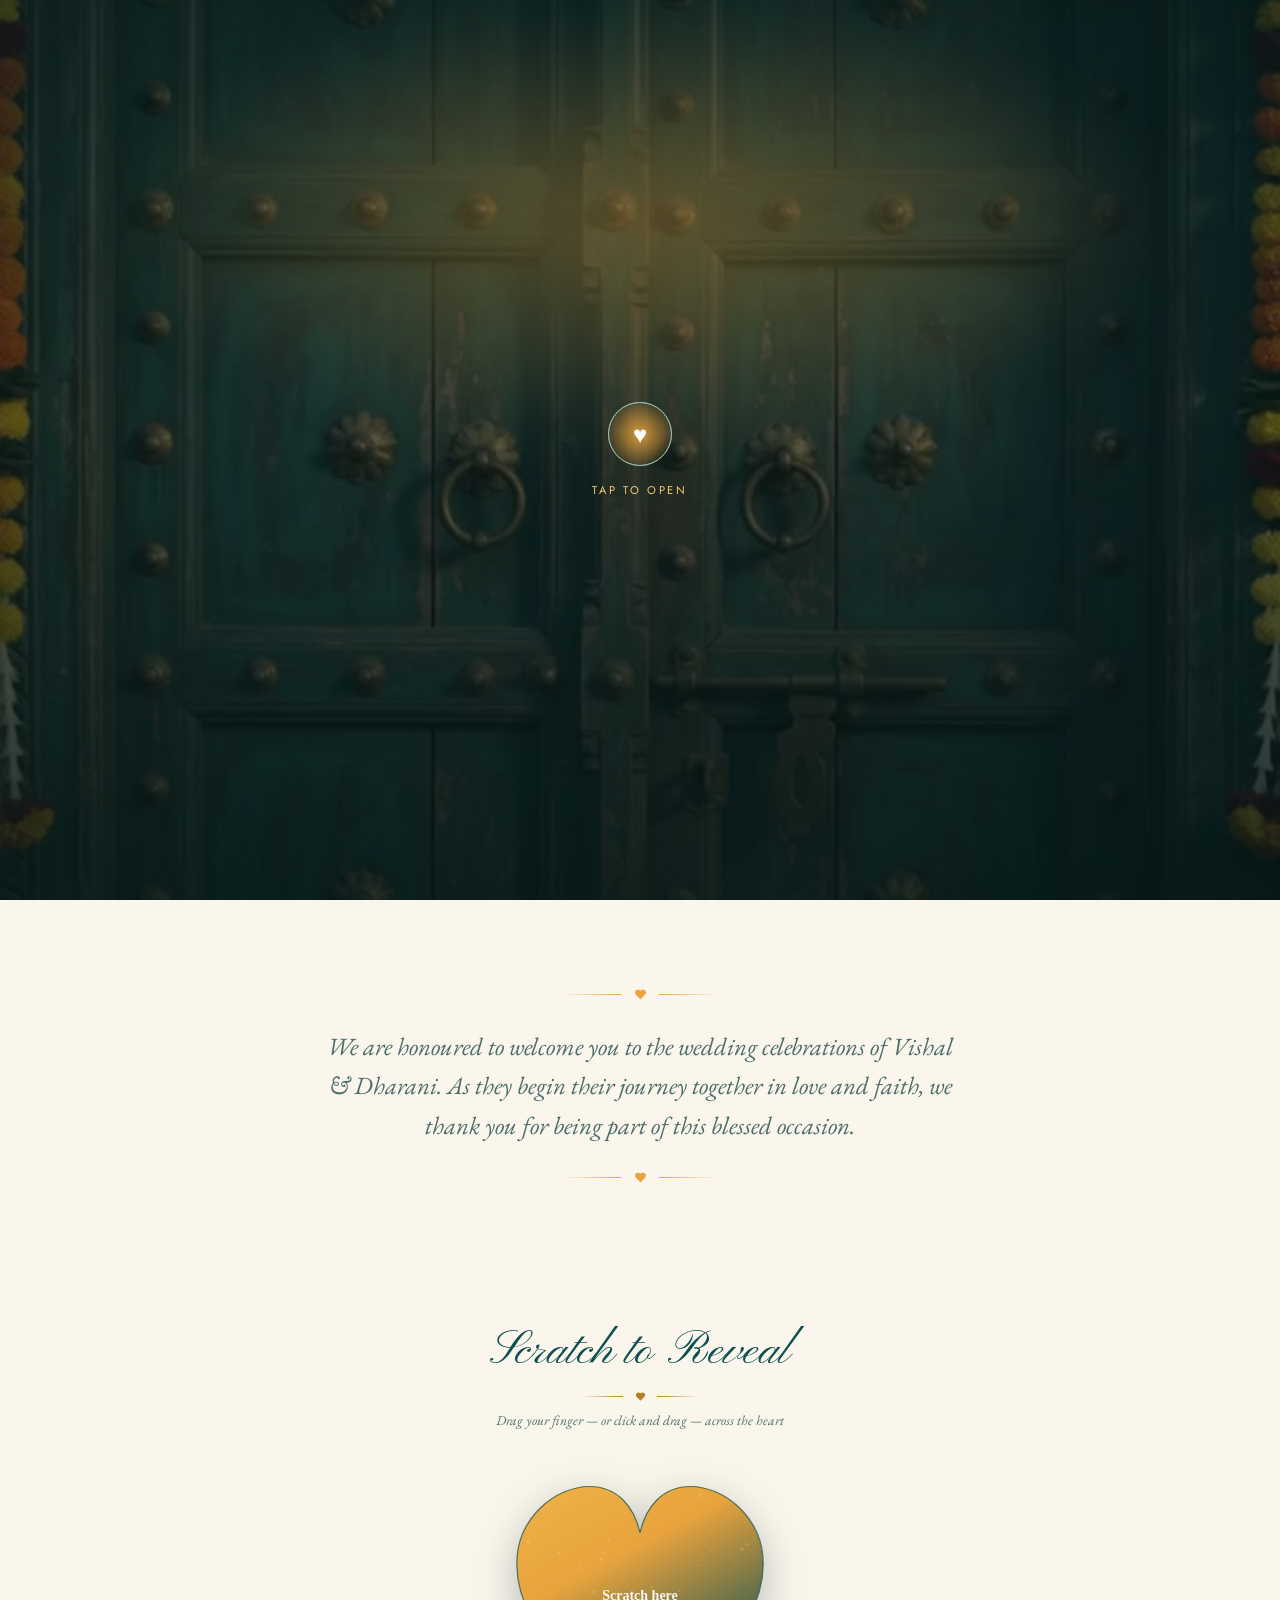
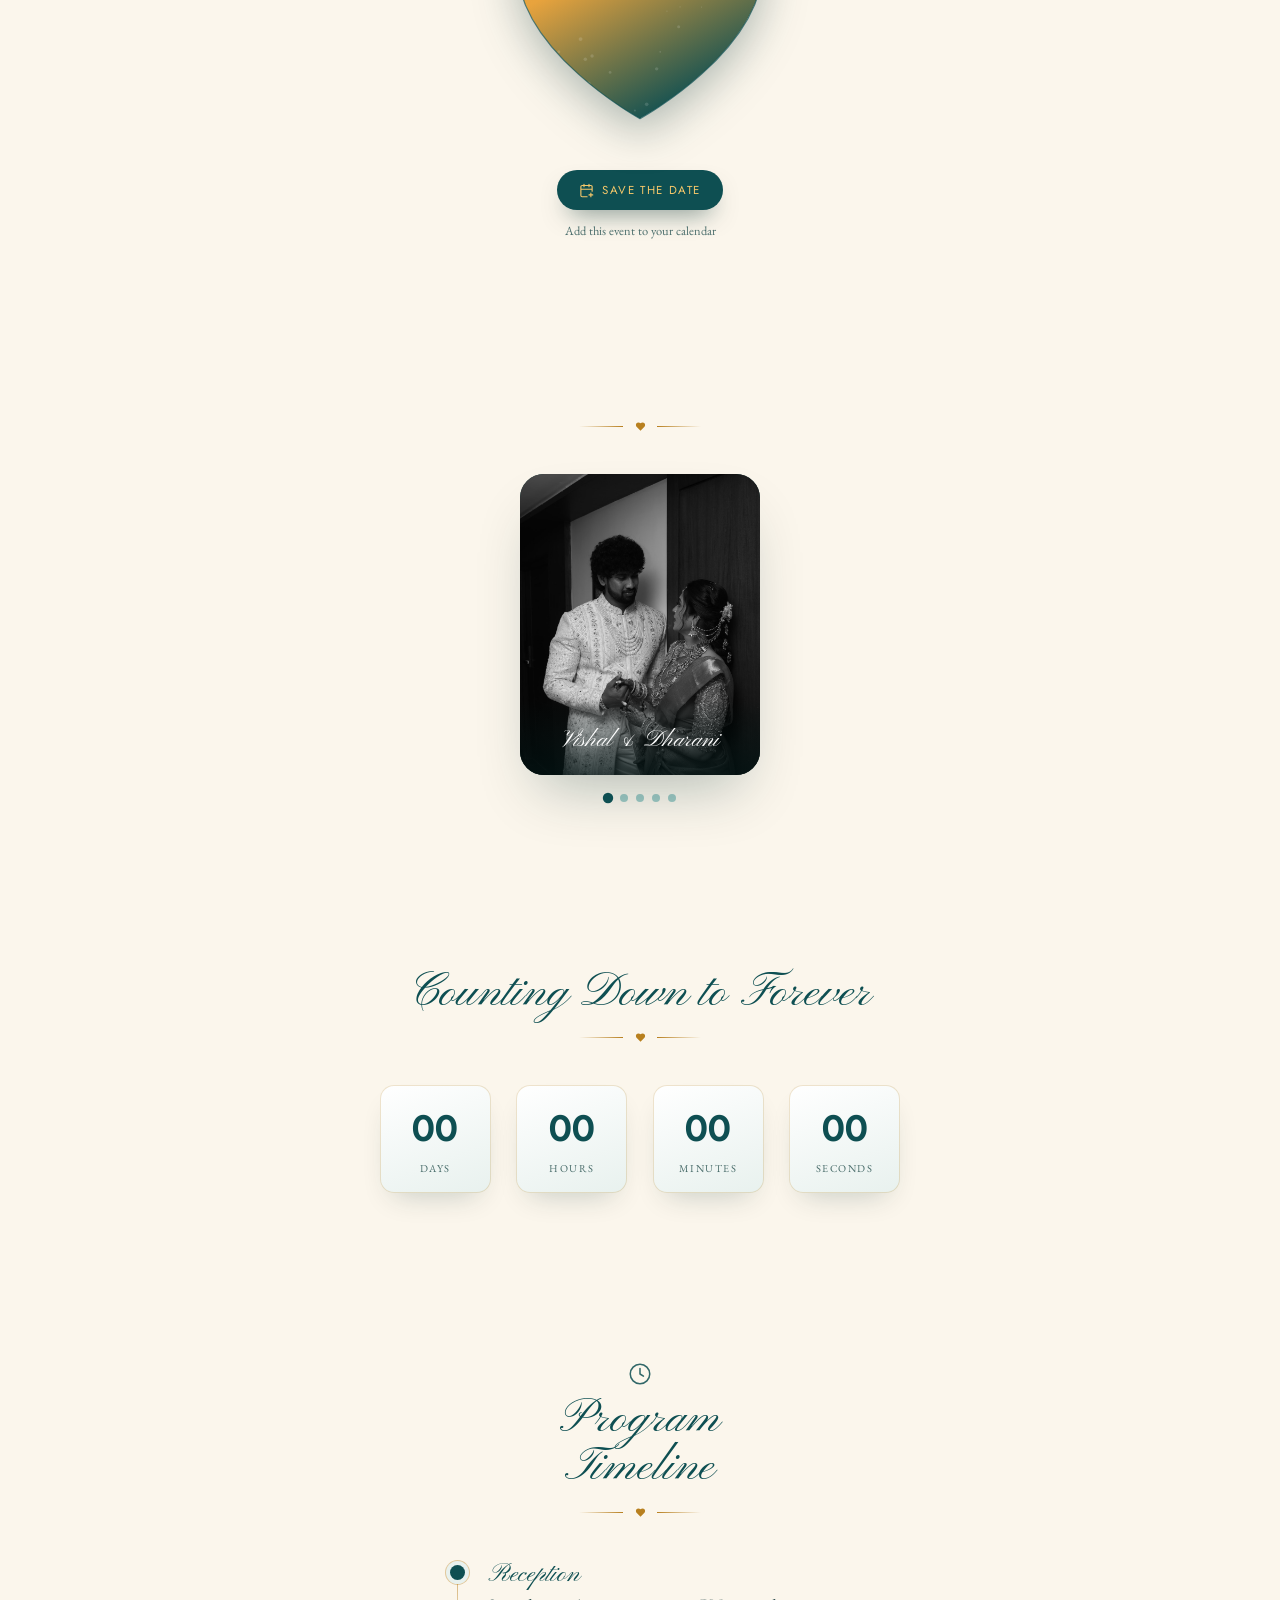
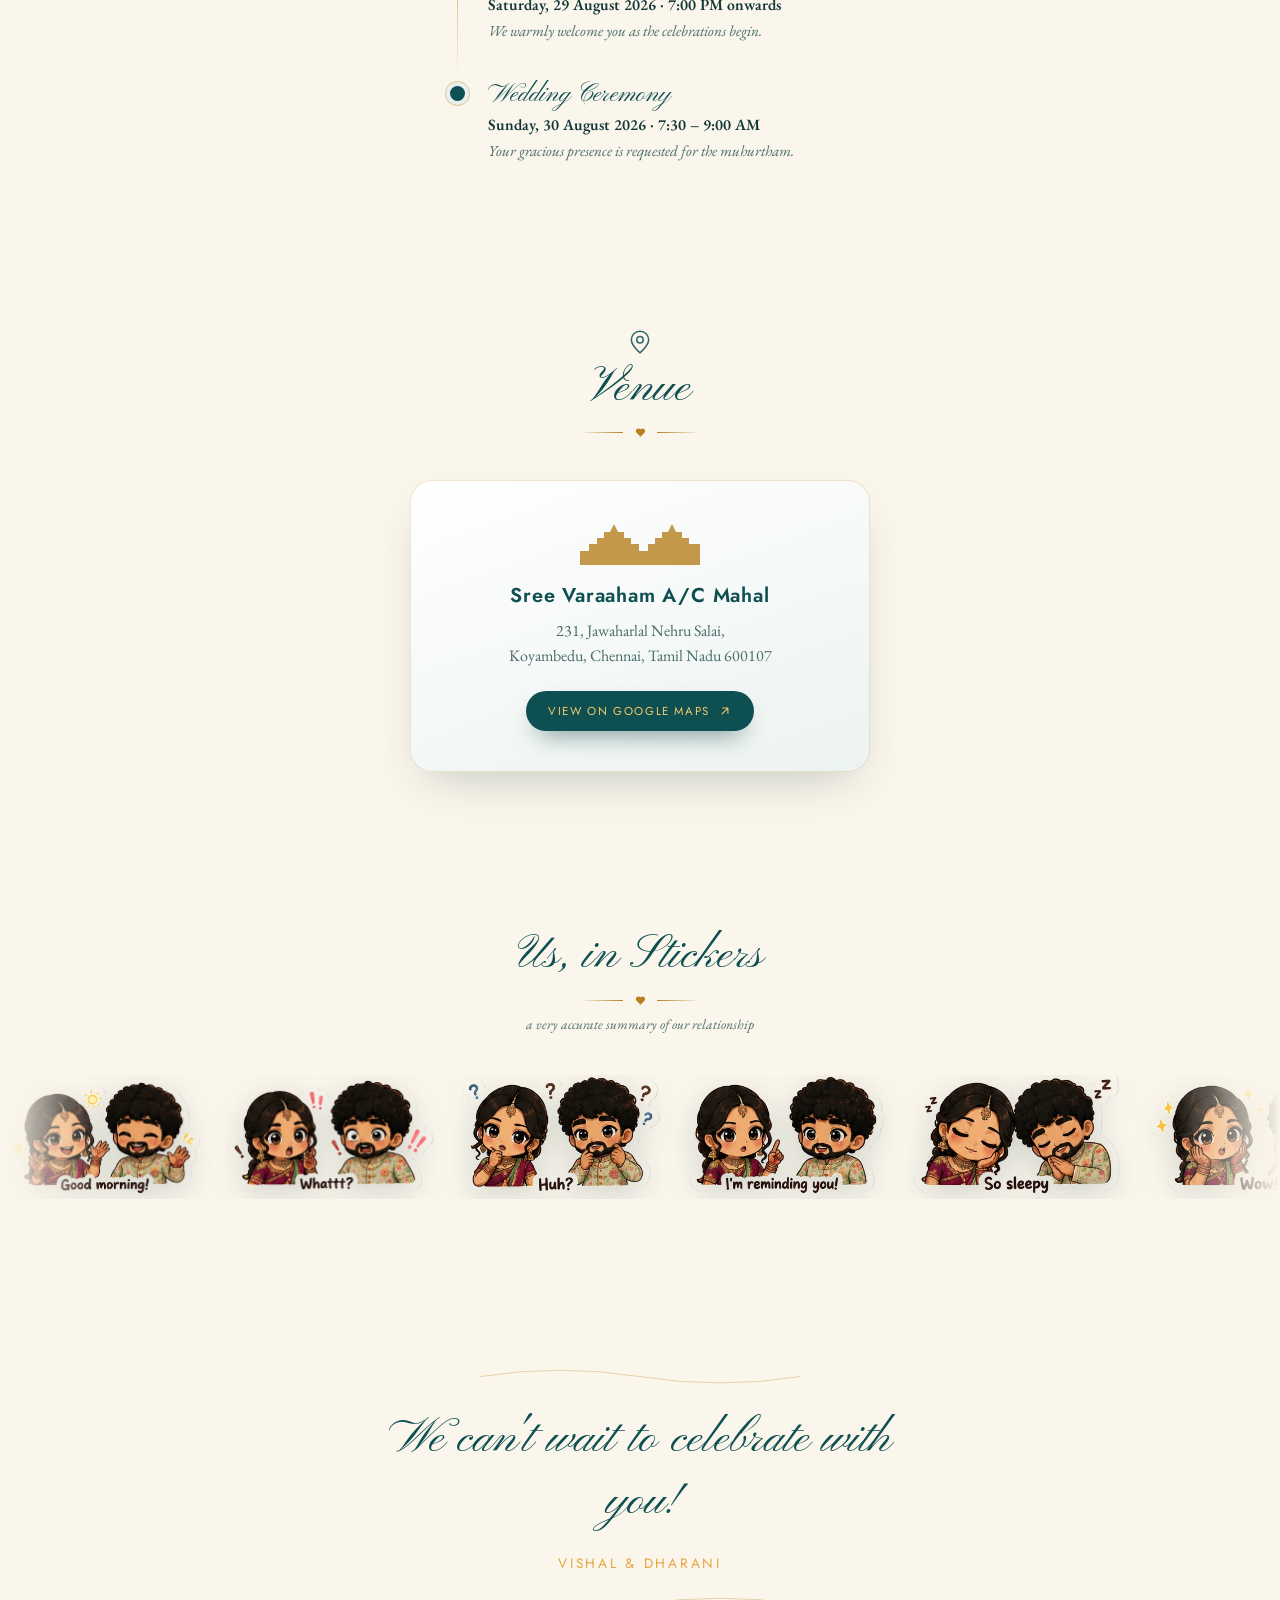
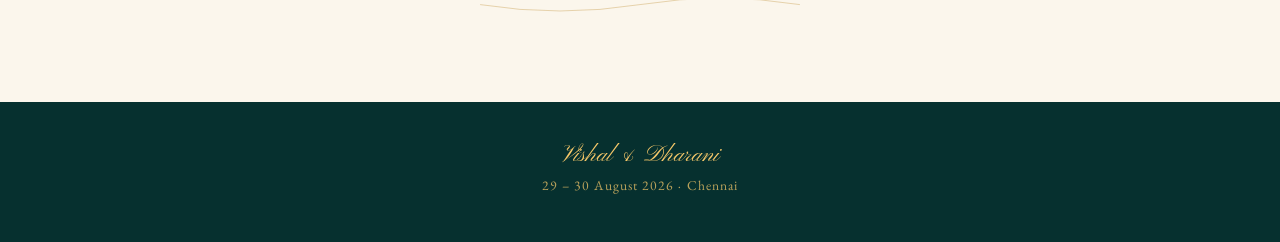
<file: index.html>
<!DOCTYPE html>
<html lang="en">
<head>
<meta charset="UTF-8">
<meta name="viewport" content="width=device-width, initial-scale=1.0, viewport-fit=cover">
<title>Vishal &amp; Dharani — Wedding Invitation</title>
<meta name="description" content="Vishal and Dharani request the honour of your presence — Reception 29 August, Wedding 30 August 2026 at Sree Varaaham A/C Mahal, Koyambedu, Chennai.">
<link rel="preconnect" href="https://fonts.googleapis.com">
<link rel="preconnect" href="https://fonts.gstatic.com" crossorigin>
<link href="https://fonts.googleapis.com/css2?family=EB+Garamond:ital,wght@0,400;0,500;0,600;1,400;1,500&family=Italianno&family=Jost:wght@400;500;600&family=Pinyon+Script&display=swap" rel="stylesheet">
<link rel="stylesheet" href="/styles.css">
</head>
<body>

<div class="grain" aria-hidden="true"></div>

<audio class="bg-audio" data-bg-audio loop preload="none">
  <source src="/audio/wedding-music.mp3" type="audio/mpeg">
</audio>

<button type="button" class="sound-toggle" data-sound-toggle aria-label="Mute music" aria-pressed="true" hidden>
  <svg class="sound-toggle__icon sound-toggle__icon--on" viewBox="0 0 24 24" width="18" height="18" aria-hidden="true">
    <path d="M4 9v6h4l5 5V4L8 9H4Z" fill="currentColor"/>
    <path d="M16.3 8.7a5 5 0 0 1 0 6.6" stroke="currentColor" stroke-width="1.8" fill="none" stroke-linecap="round"/>
    <path d="M18.8 6.2a9 9 0 0 1 0 11.6" stroke="currentColor" stroke-width="1.8" fill="none" stroke-linecap="round" opacity=".55"/>
  </svg>
  <svg class="sound-toggle__icon sound-toggle__icon--off" viewBox="0 0 24 24" width="18" height="18" aria-hidden="true">
    <path d="M4 9v6h4l5 5V4L8 9H4Z" fill="currentColor"/>
    <path d="m15.5 9 5 6M20.5 9l-5 6" stroke="currentColor" stroke-width="1.8" fill="none" stroke-linecap="round"/>
  </svg>
</button>

<!-- heart clip used by the scratch card -->
<svg width="0" height="0" aria-hidden="true" style="position:absolute">
  <defs>
    <clipPath id="heart-clip" clipPathUnits="objectBoundingBox">
      <path d="M0.5,0.96 C0.5,0.96 0.06,0.70 0.06,0.36 C0.06,0.18 0.20,0.06 0.32,0.06 C0.42,0.06 0.48,0.14 0.5,0.24 C0.52,0.14 0.58,0.06 0.68,0.06 C0.80,0.06 0.94,0.18 0.94,0.36 C0.94,0.70 0.5,0.96 0.5,0.96 Z"/>
    </clipPath>
  </defs>
</svg>

<!-- ============ HERO ============ -->
<header class="hero" id="top" data-hero>
  <!-- Roses and marigolds in a breeze — plays on tap. The poster is this clip's
       own first frame, so the still and the video are one continuous image. -->
  <video class="hero__video" data-hero-video muted playsinline webkit-playsinline="true" preload="auto" poster="/images/hero-poster.jpg">
    <source src="/videos/hero.mp4" type="video/mp4">
  </video>
  <div class="hero__veil" aria-hidden="true"></div>
  <div class="hero__glow" aria-hidden="true"></div>

  <button type="button" class="hero__tap" data-hero-tap aria-label="Tap to open the invitation">
    <span class="hero__tap-blip" aria-hidden="true">
      <span class="hero__tap-ring"></span>
      <span class="hero__tap-ring hero__tap-ring--b"></span>
    </span>
    <span class="hero__tap-label">Tap to Open</span>
  </button>

  <div class="hero__content">
    <svg class="hero__heart reveal-up" style="--d:.1s" viewBox="0 0 24 24" width="26" height="26" aria-hidden="true">
      <path d="M19 14c1.49-1.46 3-3.21 3-5.5A5.5 5.5 0 0 0 16.5 3c-1.76 0-3 .5-4.5 2-1.5-1.5-2.74-2-4.5-2A5.5 5.5 0 0 0 2 8.5c0 2.3 1.5 4.05 3 5.5l7 7Z" fill="currentColor"/>
    </svg>

    <p class="hero__eyebrow reveal-up" style="--d:.3s">We are so glad you made this journey<br>to be with us on our big day</p>

    <div class="hero__names">
      <span class="hero__name reveal-up" style="--d:.6s">Vishal</span>
      <span class="hero__amp reveal-up" style="--d:.8s" aria-hidden="true">and</span>
      <span class="hero__name reveal-up" style="--d:1s">Dharani</span>
    </div>

    <p class="hero__tagline reveal-up" style="--d:1.25s">Together with our families,<br>we request the honour of your presence</p>

    <!-- Last in the chain: the tagline lands at 1.25s + .9s, so this waits
         until every detail above it has finished arriving. -->
    <a href="#reveal" class="hero__scroll reveal-up" style="--d:2.4s">
      <span>Scroll</span>
      <svg viewBox="0 0 24 24" width="16" height="16" aria-hidden="true"><path d="m6 9 6 6 6-6" stroke="currentColor" stroke-width="1.8" fill="none" stroke-linecap="round" stroke-linejoin="round"/></svg>
    </a>
  </div>
</header>

<main>

<!-- ============ BLESSING ============ -->
<section class="quote">
  <div class="quote__inner">
    <div class="quote__rule"><span></span><svg viewBox="0 0 24 24" width="13" height="13" aria-hidden="true"><path d="M19 14c1.49-1.46 3-3.21 3-5.5A5.5 5.5 0 0 0 16.5 3c-1.76 0-3 .5-4.5 2-1.5-1.5-2.74-2-4.5-2A5.5 5.5 0 0 0 2 8.5c0 2.3 1.5 4.05 3 5.5l7 7Z" fill="currentColor"/></svg><span></span></div>
    <p class="quote__text">We are honoured to welcome you to the wedding celebrations of Vishal &amp; Dharani. As they begin their journey together in love and faith, we thank you for being part of this blessed occasion.</p>
    <div class="quote__rule"><span></span><svg viewBox="0 0 24 24" width="13" height="13" aria-hidden="true"><path d="M19 14c1.49-1.46 3-3.21 3-5.5A5.5 5.5 0 0 0 16.5 3c-1.76 0-3 .5-4.5 2-1.5-1.5-2.74-2-4.5-2A5.5 5.5 0 0 0 2 8.5c0 2.3 1.5 4.05 3 5.5l7 7Z" fill="currentColor"/></svg><span></span></div>
  </div>
</section>

<!-- ============ SCRATCH TO REVEAL ============ -->
<section class="scratch cream-bg" id="reveal">
  <div class="section-head reveal">
    <h2 class="script-title">Scratch to Reveal</h2>
    <div class="section-head__rule"><span></span><svg viewBox="0 0 24 24" width="11" height="11" aria-hidden="true"><path d="M19 14c1.49-1.46 3-3.21 3-5.5A5.5 5.5 0 0 0 16.5 3c-1.76 0-3 .5-4.5 2-1.5-1.5-2.74-2-4.5-2A5.5 5.5 0 0 0 2 8.5c0 2.3 1.5 4.05 3 5.5l7 7Z" fill="currentColor"/></svg><span></span></div>
    <p class="section-head__hint">Drag your finger — or click and drag — across the heart</p>
  </div>

  <div class="scratch-card reveal" data-scratch>
    <div class="scratch-card__face">
      <p class="scratch-card__pretitle">You're Invited</p>
      <p class="scratch-card__date">29 &amp; 30 August</p>
      <p class="scratch-card__year">2026</p>
      <p class="scratch-card__day">Chennai</p>
    </div>
    <canvas class="scratch-card__canvas"></canvas>
    <svg viewBox="0 0 100 100" class="scratch-card__outline" preserveAspectRatio="none" aria-hidden="true">
      <path d="M50,96 C50,96 6,70 6,36 C6,18 20,6 32,6 C42,6 48,14 50,24 C52,14 58,6 68,6 C80,6 94,18 94,36 C94,70 50,96 50,96 Z" fill="none" stroke="currentColor" stroke-width="1.2" vector-effect="non-scaling-stroke" opacity=".7"/>
    </svg>
  </div>

  <div class="savedate reveal">
    <button type="button" class="btn btn--solid" data-add-calendar>
      <svg viewBox="0 0 24 24" width="15" height="15" aria-hidden="true"><path d="M8 2v4M16 2v4M3 10h18M21 13V6a2 2 0 0 0-2-2H5a2 2 0 0 0-2 2v14a2 2 0 0 0 2 2h8M16 19h6M19 16v6" stroke="currentColor" stroke-width="1.8" fill="none" stroke-linecap="round" stroke-linejoin="round"/></svg>
      Save the Date
    </button>
    <p class="savedate__note">Add this event to your calendar</p>
  </div>
</section>

<!-- ============ MOMENTS ============ -->
<section class="moments">
  <div class="section-head reveal">
    <div class="section-head__rule"><span></span><svg viewBox="0 0 24 24" width="11" height="11" aria-hidden="true"><path d="M19 14c1.49-1.46 3-3.21 3-5.5A5.5 5.5 0 0 0 16.5 3c-1.76 0-3 .5-4.5 2-1.5-1.5-2.74-2-4.5-2A5.5 5.5 0 0 0 2 8.5c0 2.3 1.5 4.05 3 5.5l7 7Z" fill="currentColor"/></svg><span></span></div>
  </div>

  <div class="carousel reveal" data-carousel>
    <div class="carousel__track" data-track>
      <div class="carousel__slide carousel__slide--photo">
        <img class="carousel__photo" src="/images/photo-1.jpg" alt="Vishal and Dharani">
        <p class="carousel__caption">Vishal &amp; Dharani</p>
      </div>
      <div class="carousel__slide carousel__slide--photo">
        <img class="carousel__photo" src="/images/photo-4.jpg" alt="Vishal in an embroidered kurta">
        <p class="carousel__caption">Vishal</p>
      </div>
      <div class="carousel__slide carousel__slide--photo">
        <img class="carousel__photo" src="/images/photo-5.jpg" alt="Dharani in bridal jewellery and mehndi">
        <p class="carousel__caption">Dharani</p>
      </div>
      <div class="carousel__slide carousel__slide--photo">
        <img class="carousel__photo" src="/images/photo-2.jpg" alt="Vishal and Dharani at the reception">
        <p class="carousel__caption">The Reception</p>
      </div>
      <div class="carousel__slide carousel__slide--photo">
        <img class="carousel__photo" src="/images/photo-3.jpg" alt="Vishal and Dharani cutting the cake">
        <p class="carousel__caption">Sweeter Together</p>
      </div>
    </div>
    <div class="carousel__dots" data-dots></div>
  </div>
</section>

<!-- ============ COUNTDOWN ============ -->
<section class="countdown-section cream-bg">
  <div class="section-head reveal">
    <h2 class="script-title">Counting Down to Forever</h2>
    <div class="section-head__rule"><span></span><svg viewBox="0 0 24 24" width="11" height="11" aria-hidden="true"><path d="M19 14c1.49-1.46 3-3.21 3-5.5A5.5 5.5 0 0 0 16.5 3c-1.76 0-3 .5-4.5 2-1.5-1.5-2.74-2-4.5-2A5.5 5.5 0 0 0 2 8.5c0 2.3 1.5 4.05 3 5.5l7 7Z" fill="currentColor"/></svg><span></span></div>
  </div>

  <div class="countdown reveal" data-countdown="2026-08-29T19:00:00+05:30">
    <div class="countdown__unit"><span class="countdown__num" data-days>00</span><span class="countdown__word">Days</span></div>
    <div class="countdown__unit"><span class="countdown__num" data-hours>00</span><span class="countdown__word">Hours</span></div>
    <div class="countdown__unit"><span class="countdown__num" data-minutes>00</span><span class="countdown__word">Minutes</span></div>
    <div class="countdown__unit"><span class="countdown__num" data-seconds>00</span><span class="countdown__word">Seconds</span></div>
  </div>
</section>

<!-- ============ PROGRAM TIMELINE ============ -->
<section class="timeline">
  <div class="section-head reveal">
    <svg viewBox="0 0 24 24" width="26" height="26" class="section-head__icon" aria-hidden="true"><circle cx="12" cy="12" r="9" stroke="currentColor" stroke-width="1.4" fill="none"/><path d="M12 7v5l3.2 2" stroke="currentColor" stroke-width="1.4" fill="none" stroke-linecap="round" stroke-linejoin="round"/></svg>
    <h2 class="script-title">Program Timeline</h2>
    <div class="section-head__rule"><span></span><svg viewBox="0 0 24 24" width="11" height="11" aria-hidden="true"><path d="M19 14c1.49-1.46 3-3.21 3-5.5A5.5 5.5 0 0 0 16.5 3c-1.76 0-3 .5-4.5 2-1.5-1.5-2.74-2-4.5-2A5.5 5.5 0 0 0 2 8.5c0 2.3 1.5 4.05 3 5.5l7 7Z" fill="currentColor"/></svg><span></span></div>
  </div>

  <ol class="tl">
    <li class="tl__item reveal">
      <span class="tl__dot"></span>
      <div class="tl__body">
        <p class="tl__title">Reception</p>
        <p class="tl__when">Saturday, 29 August 2026 · 7:00 PM onwards</p>
        <p class="tl__note">We warmly welcome you as the celebrations begin.</p>
      </div>
    </li>
    <li class="tl__item reveal">
      <span class="tl__dot"></span>
      <div class="tl__body">
        <p class="tl__title">Wedding Ceremony</p>
        <p class="tl__when">Sunday, 30 August 2026 · 7:30 – 9:00 AM</p>
        <p class="tl__note">Your gracious presence is requested for the muhurtham.</p>
      </div>
    </li>
  </ol>
</section>

<!-- ============ VENUE ============ -->
<section class="venue cream-bg">
  <div class="section-head reveal">
    <svg viewBox="0 0 24 24" width="26" height="26" class="section-head__icon" aria-hidden="true"><path d="M20 10c0 5-8 12-8 12s-8-7-8-12a8 8 0 0 1 16 0Z" stroke="currentColor" stroke-width="1.4" fill="none"/><circle cx="12" cy="10" r="3" stroke="currentColor" stroke-width="1.4" fill="none"/></svg>
    <h2 class="script-title">Venue</h2>
    <div class="section-head__rule"><span></span><svg viewBox="0 0 24 24" width="11" height="11" aria-hidden="true"><path d="M19 14c1.49-1.46 3-3.21 3-5.5A5.5 5.5 0 0 0 16.5 3c-1.76 0-3 .5-4.5 2-1.5-1.5-2.74-2-4.5-2A5.5 5.5 0 0 0 2 8.5c0 2.3 1.5 4.05 3 5.5l7 7Z" fill="currentColor"/></svg><span></span></div>
  </div>

  <div class="venue-card reveal">
    <svg class="venue-card__motif" viewBox="0 0 240 90" aria-hidden="true">
      <path d="M0 88 L0 60 L18 60 L18 46 L34 46 L34 34 L48 34 L48 22 L60 22 L68 6 L76 22 L88 22 L88 34 L102 34 L102 46 L118 46 L118 60 L136 60 L136 46 L150 46 L150 34 L164 34 L164 22 L176 22 L184 6 L192 22 L204 22 L204 34 L218 34 L218 46 L240 46 L240 88 Z"/>
    </svg>
    <p class="venue-card__name">Sree Varaaham A/C Mahal</p>
    <p class="venue-card__addr">231, Jawaharlal Nehru Salai,<br>Koyambedu, Chennai, Tamil Nadu 600107</p>
    <a class="btn btn--solid" href="https://www.google.com/maps/search/?api=1&query=Sree+Varaaham+A%2FC+Mahal%2C+231+Jawaharlal+Nehru+Salai%2C+Koyambedu%2C+Chennai%2C+Tamil+Nadu+600107" target="_blank" rel="noopener">
      View on Google Maps
      <svg viewBox="0 0 24 24" width="14" height="14" aria-hidden="true"><path d="M7 17L17 7M17 7H8M17 7v9" stroke="currentColor" stroke-width="1.8" fill="none" stroke-linecap="round" stroke-linejoin="round"/></svg>
    </a>
  </div>
</section>

<!-- ============ STICKER PACK ============ -->
<section class="stickers">
  <div class="section-head reveal">
    <h2 class="script-title">Us, in Stickers</h2>
    <div class="section-head__rule"><span></span><svg viewBox="0 0 24 24" width="11" height="11" aria-hidden="true"><path d="M19 14c1.49-1.46 3-3.21 3-5.5A5.5 5.5 0 0 0 16.5 3c-1.76 0-3 .5-4.5 2-1.5-1.5-2.74-2-4.5-2A5.5 5.5 0 0 0 2 8.5c0 2.3 1.5 4.05 3 5.5l7 7Z" fill="currentColor"/></svg><span></span></div>
    <p class="section-head__hint">a very accurate summary of our relationship</p>
  </div>

  <div class="marquee reveal" aria-hidden="true">
    <div class="marquee__track" data-marquee>
      <img src="/images/sticker-good-morning.png" alt="">
      <img src="/images/sticker-whattt.png" alt="">
      <img src="/images/sticker-huh.png" alt="">
      <img src="/images/sticker-reminding-you.png" alt="">
      <img src="/images/sticker-so-sleepy.png" alt="">
      <img src="/images/sticker-wow.png" alt="">
      <img src="/images/sticker-approved.png" alt="">
      <img src="/images/sticker-nice.png" alt="">
      <img src="/images/sticker-hey-you.png" alt="">
      <img src="/images/sticker-achoo.png" alt="">
      <img src="/images/sticker-angry.png" alt="">
      <img src="/images/sticker-huh-triple.png" alt="">
      <img src="/images/sticker-good-night.png" alt="">
      <img src="/images/sticker-too-cute.png" alt="">
      <img src="/images/sticker-am-i-cool.png" alt="">
      <img src="/images/sticker-yum.png" alt="">
    </div>
  </div>
</section>

<!-- ============ CLOSING ============ -->
<section class="closing cream-bg">
  <svg class="closing__flourish" viewBox="0 0 400 24" aria-hidden="true"><path d="M0 12 Q100 -4 200 12 T400 12" stroke="currentColor" stroke-width="1" fill="none" opacity=".4"/></svg>
  <p class="closing__msg script-title">We can't wait to celebrate with you!</p>
  <p class="closing__names">Vishal &amp; Dharani</p>
  <svg class="closing__flourish closing__flourish--flip" viewBox="0 0 400 24" aria-hidden="true"><path d="M0 12 Q100 -4 200 12 T400 12" stroke="currentColor" stroke-width="1" fill="none" opacity=".4"/></svg>
</section>

</main>

<footer class="footer">
  <p class="footer__names">Vishal &amp; Dharani</p>
  <p class="footer__meta">29 – 30 August 2026 · Chennai</p>
</footer>

<script src="/script.js"></script>
</body>
</html>
</file>
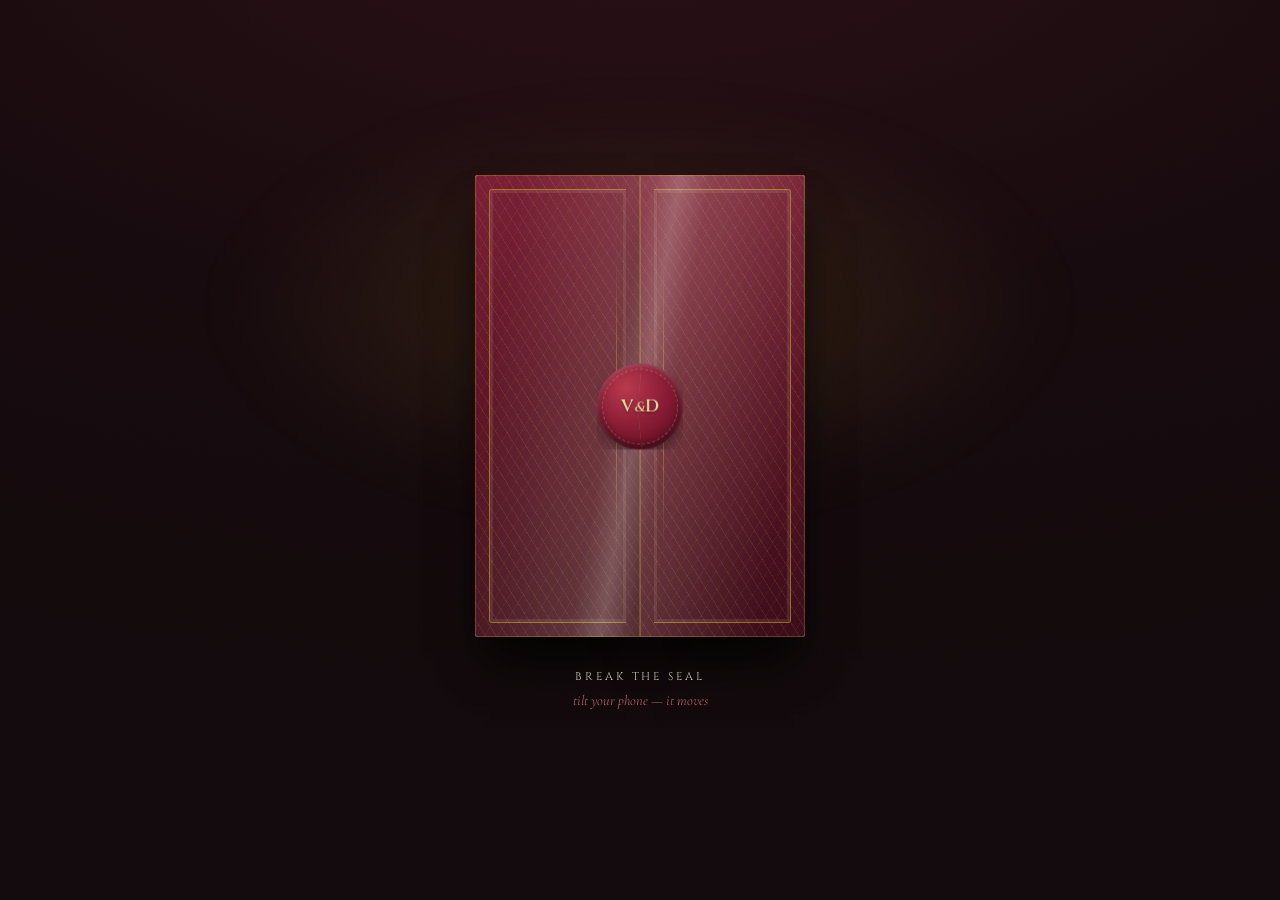
<file: unfolding/index.html>
<!DOCTYPE html>
<html lang="en">
<head>
<meta charset="UTF-8">
<meta name="viewport" content="width=device-width, initial-scale=1.0, viewport-fit=cover">
<title>Vishal &amp; Dharani — An Invitation</title>
<meta name="description" content="Vishal & Dharani request the honour of your presence — Reception 29 August, Wedding 30 August 2026, Sree Varaaham A/C Mahal, Chennai.">
<link rel="preconnect" href="https://fonts.googleapis.com">
<link rel="preconnect" href="https://fonts.gstatic.com" crossorigin>
<link href="https://fonts.googleapis.com/css2?family=Cinzel:wght@500;600&family=Cormorant+Garamond:ital,wght@0,400;0,500;0,600;1,400&family=Pinyon+Script&display=swap" rel="stylesheet">
<link rel="stylesheet" href="/unfolding/styles.css">
</head>
<body>

<div class="grain" aria-hidden="true"></div>
<div class="ambient" aria-hidden="true"></div>

<div class="petals" aria-hidden="true">
  <span></span><span></span><span></span><span></span><span></span><span></span>
  <span></span><span></span><span></span><span></span><span></span><span></span>
</div>

<audio class="bg-audio" data-bg-audio loop preload="none">
  <source src="/audio/wedding-music.mp3" type="audio/mpeg">
</audio>

<button type="button" class="sound-toggle" data-sound-toggle aria-label="Mute music" aria-pressed="true" hidden>
  <svg class="sound-toggle__icon sound-toggle__icon--on" viewBox="0 0 24 24" width="17" height="17" aria-hidden="true">
    <path d="M4 9v6h4l5 5V4L8 9H4Z" fill="currentColor"/>
    <path d="M16.3 8.7a5 5 0 0 1 0 6.6" stroke="currentColor" stroke-width="1.8" fill="none" stroke-linecap="round"/>
  </svg>
  <svg class="sound-toggle__icon sound-toggle__icon--off" viewBox="0 0 24 24" width="17" height="17" aria-hidden="true">
    <path d="M4 9v6h4l5 5V4L8 9H4Z" fill="currentColor"/>
    <path d="m15.5 9 5 6M20.5 9l-5 6" stroke="currentColor" stroke-width="1.8" fill="none" stroke-linecap="round"/>
  </svg>
</button>

<!-- ============ THE CARD ============ -->
<section class="stage" data-stage>
  <div class="scene" data-scene>
    <div class="card" data-card>

      <!-- the invitation, sitting inside the gatefold -->
      <div class="card__inside">
        <div class="inside__border" aria-hidden="true"></div>
        <div class="inside__content" data-inside-content>
          <p class="inside__pre">Together with our families</p>
          <p class="inside__req">we request the honour of your presence</p>

          <h1 class="inside__names">
            <span class="inside__name">Vishal</span>
            <span class="inside__amp">&amp;</span>
            <span class="inside__name">Dharani</span>
          </h1>

          <div class="inside__rule" aria-hidden="true"><i></i><b>❦</b><i></i></div>

          <div class="inside__events">
            <div class="ev">
              <p class="ev__label">Reception</p>
              <p class="ev__date">Saturday, 29 August</p>
              <p class="ev__time">7:00 PM onwards</p>
            </div>
            <div class="ev">
              <p class="ev__label">Wedding</p>
              <p class="ev__date">Sunday, 30 August</p>
              <p class="ev__time">7:30 – 9:00 AM</p>
            </div>
          </div>

          <p class="inside__year">MMXXVI &nbsp;·&nbsp; Chennai</p>
        </div>
      </div>

      <!-- gatefold flaps -->
      <div class="flap flap--l" data-flap>
        <div class="flap__face flap__face--front">
          <div class="foil" aria-hidden="true"></div>
          <div class="flap__orn flap__orn--l" aria-hidden="true"></div>
        </div>
        <div class="flap__face flap__face--back"></div>
      </div>
      <div class="flap flap--r" data-flap>
        <div class="flap__face flap__face--front">
          <div class="foil" aria-hidden="true"></div>
          <div class="flap__orn flap__orn--r" aria-hidden="true"></div>
        </div>
        <div class="flap__face flap__face--back"></div>
      </div>

      <!-- sheen that follows the tilt -->
      <div class="sheen" data-sheen aria-hidden="true"></div>

      <!-- wax seal -->
      <div class="seal" data-seal role="button" tabindex="0" aria-label="Break the wax seal to open the invitation">
        <div class="seal__wax seal__wax--l"><span>V<i>&amp;</i>D</span></div>
        <div class="seal__wax seal__wax--r"><span>V<i>&amp;</i>D</span></div>
        <div class="seal__crack" aria-hidden="true"></div>
      </div>
      <div class="burst" data-burst aria-hidden="true"></div>

    </div>
  </div>

  <p class="hint" data-hint>
    <span class="hint__main">Break the seal</span>
    <span class="hint__sub" data-hint-sub>tilt your phone — it moves</span>
  </p>

  <button type="button" class="tiltbtn" data-tilt-enable hidden>✦ Enable tilt</button>
</section>

<!-- ============ AFTER OPENING ============ -->
<main class="after" data-after hidden>

  <p class="scrollcue" data-cue aria-hidden="true">
    <span></span>
  </p>

  <!-- photos as tiltable prints -->
  <section class="sec">
    <p class="kicker">Us, lately</p>
    <div class="prints">
      <figure class="print reveal" data-tiltcard>
        <img src="/images/photo-1.jpg" alt="Vishal and Dharani holding hands">
        <figcaption>the quiet moment</figcaption>
      </figure>
      <figure class="print reveal" data-tiltcard>
        <img src="/images/photo-2.jpg" alt="Vishal and Dharani at the reception">
        <figcaption>all dressed up</figcaption>
      </figure>
      <figure class="print reveal" data-tiltcard>
        <img src="/images/photo-3.jpg" alt="Vishal and Dharani cutting the cake">
        <figcaption>cake, finally</figcaption>
      </figure>
    </div>
  </section>

  <!-- countdown -->
  <section class="sec sec--clock">
    <p class="kicker kicker--c">Counting down</p>
    <div class="clock" data-countdown="2026-08-29T19:00:00+05:30">
      <div class="clock__u"><span class="clock__n" data-days>00</span><span class="clock__l">Days</span></div>
      <div class="clock__u"><span class="clock__n" data-hours>00</span><span class="clock__l">Hours</span></div>
      <div class="clock__u"><span class="clock__n" data-minutes>00</span><span class="clock__l">Minutes</span></div>
      <div class="clock__u"><span class="clock__n" data-seconds>00</span><span class="clock__l">Seconds</span></div>
    </div>
  </section>

  <!-- venue -->
  <section class="sec">
    <p class="kicker kicker--c">The place</p>
    <div class="venue reveal" data-tiltcard>
      <div class="venue__orn" aria-hidden="true">❦</div>
      <h2 class="venue__name">Sree Varaaham<br>A/C Mahal</h2>
      <p class="venue__addr">231, Jawaharlal Nehru Salai<br>Koyambedu, Chennai — 600107</p>
      <a class="btn" href="https://www.google.com/maps/search/?api=1&query=Sree+Varaaham+A%2FC+Mahal%2C+231+Jawaharlal+Nehru+Salai%2C+Koyambedu%2C+Chennai%2C+Tamil+Nadu+600107" target="_blank" rel="noopener">
        Get directions
        <svg viewBox="0 0 24 24" width="13" height="13" aria-hidden="true"><path d="M7 17L17 7M17 7H8M17 7v9" stroke="currentColor" stroke-width="2" fill="none" stroke-linecap="round" stroke-linejoin="round"/></svg>
      </a>
    </div>
  </section>

  <!-- stickers -->
  <section class="sec sec--stickers">
    <p class="kicker kicker--c">And because it's us</p>
    <div class="tray">
      <img src="/images/sticker-good-morning.png" alt="">
      <img src="/images/sticker-too-cute.png" alt="">
      <img src="/images/sticker-wow.png" alt="">
      <img src="/images/sticker-approved.png" alt="">
      <img src="/images/sticker-hey-you.png" alt="">
      <img src="/images/sticker-so-sleepy.png" alt="">
      <img src="/images/sticker-nice.png" alt="">
      <img src="/images/sticker-good-night.png" alt="">
    </div>
  </section>

  <!-- closing -->
  <section class="sec sec--close">
    <div class="close reveal">
      <p class="close__msg">We'd love you there for all of it.</p>
      <p class="close__names">Vishal &amp; Dharani</p>
      <p class="close__date">29 – 30 August 2026</p>
      <button type="button" class="btn btn--solid" data-add-calendar>Add to calendar</button>
    </div>
  </section>

  <footer class="footer">
    <p>Vishal &amp; Dharani &nbsp;·&nbsp; Chennai &nbsp;·&nbsp; 2026</p>
  </footer>

</main>

<script src="/unfolding/script.js"></script>
</body>
</html>
</file>
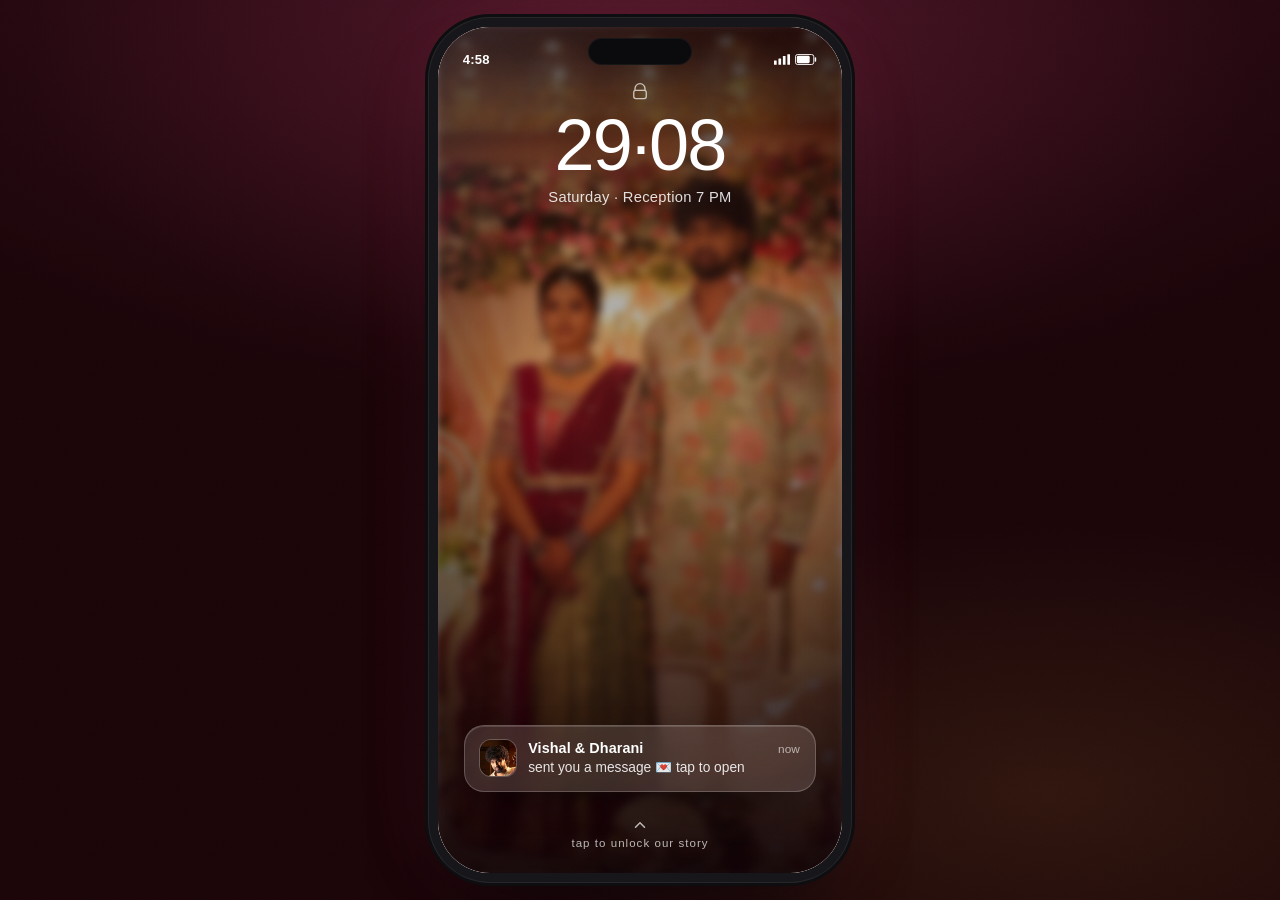
<file: templates/chat/index.html>
<!DOCTYPE html>
<html lang="en">
<head>
<meta charset="UTF-8">
<meta name="viewport" content="width=device-width, initial-scale=1.0, viewport-fit=cover">
<title>Vishal &amp; Dharani — Love, Texted</title>
<meta name="description" content="Vishal and Dharani are getting married — 29 & 30 August 2026, Sree Varaaham A/C Mahal, Chennai. Open the chat to see the details.">
<link rel="preconnect" href="https://fonts.googleapis.com">
<link rel="preconnect" href="https://fonts.gstatic.com" crossorigin>
<link href="https://fonts.googleapis.com/css2?family=Cormorant+Garamond:ital,wght@0,500;0,600;1,500&family=Great+Vibes&family=Caveat:wght@500;600;700&display=swap" rel="stylesheet">
<link rel="stylesheet" href="styles.css">
</head>
<body>

<div class="grain" aria-hidden="true"></div>

<audio class="bg-audio" data-bg-audio loop preload="none">
  <source src="/audio/wedding-music.mp3" type="audio/mpeg">
</audio>

<div class="stage">
<div class="phone" data-phone>

  <!-- ============ STATUS BAR ============ -->
  <div class="statusbar">
    <span class="statusbar__time" data-clock>9:41</span>
    <span class="statusbar__icons">
      <svg viewBox="0 0 18 12" width="16" height="11" aria-hidden="true"><rect x="0" y="7" width="3" height="5" rx=".5" fill="currentColor"/><rect x="5" y="5" width="3" height="7" rx=".5" fill="currentColor"/><rect x="10" y="2" width="3" height="10" rx=".5" fill="currentColor"/><rect x="15" y="0" width="3" height="12" rx=".5" fill="currentColor"/></svg>
      <svg viewBox="0 0 24 12" width="22" height="11" aria-hidden="true"><rect x=".5" y=".5" width="20" height="11" rx="2.5" stroke="currentColor" fill="none"/><rect x="2" y="2" width="14" height="8" rx="1.5" fill="currentColor"/><rect x="21.5" y="3.5" width="1.6" height="5" rx=".8" fill="currentColor"/></svg>
    </span>
  </div>

  <div class="phone__body">

    <!-- ============ LOCK SCREEN ============ -->
    <section class="lock" data-lock aria-label="Lock screen — tap to open the invitation">
      <div class="lock__bg" style="background-image:url('/images/lock-bg.jpg')" aria-hidden="true"></div>
      <div class="lock__veil" aria-hidden="true"></div>

      <div class="lock__hearts" aria-hidden="true">
        <span>♥</span><span>♥</span><span>♥</span><span>♥</span><span>♥</span>
      </div>

      <div class="lock__clock">
        <svg class="lock__padlock" viewBox="0 0 24 24" width="20" height="20" aria-hidden="true"><path d="M6 10V8a6 6 0 1 1 12 0v2" stroke="currentColor" stroke-width="1.6" fill="none" stroke-linecap="round"/><rect x="4.5" y="10" width="15" height="10" rx="2.5" stroke="currentColor" stroke-width="1.6" fill="none"/></svg>
        <p class="lock__date">29·08</p>
        <p class="lock__year">Saturday · Reception 7 PM</p>
      </div>

      <button type="button" class="lock__notif" data-unlock>
        <img class="lock__notif-avatar" src="/images/avatar-vishal.jpg" alt="">
        <span class="lock__notif-body">
          <span class="lock__notif-row">
            <strong>Vishal &amp; Dharani</strong>
            <em>now</em>
          </span>
          <span class="lock__notif-preview">sent you a message 💌 tap to open</span>
        </span>
      </button>

      <div class="lock__hint">
        <svg viewBox="0 0 24 24" width="18" height="18" aria-hidden="true"><path d="m6 15 6-6 6 6" stroke="currentColor" stroke-width="2" fill="none" stroke-linecap="round" stroke-linejoin="round"/></svg>
        <span>Tap to unlock our story</span>
      </div>
    </section>

    <!-- ============ CHAT APP ============ -->
    <section class="chatapp" aria-label="Chat thread">
      <header class="chatapp__header">
        <svg class="chatapp__back" viewBox="0 0 24 24" width="20" height="20" aria-hidden="true"><path d="m15 5-7 7 7 7" stroke="currentColor" stroke-width="2" fill="none" stroke-linecap="round" stroke-linejoin="round"/></svg>
        <span class="chatapp__avatar-wrap">
          <img class="chatapp__avatar" src="/images/avatar-dharani.jpg" alt="">
          <span class="chatapp__dot" aria-hidden="true"></span>
        </span>
        <span class="chatapp__who">
          <strong>Vishal &amp; Dharani</strong>
          <em data-status>getting married · 💍</em>
        </span>
        <button type="button" class="sound-toggle" data-sound-toggle aria-label="Mute music" aria-pressed="true" hidden>
          <svg class="sound-toggle__icon sound-toggle__icon--on" viewBox="0 0 24 24" width="16" height="16" aria-hidden="true">
            <path d="M4 9v6h4l5 5V4L8 9H4Z" fill="currentColor"/>
            <path d="M16.3 8.7a5 5 0 0 1 0 6.6" stroke="currentColor" stroke-width="1.8" fill="none" stroke-linecap="round"/>
          </svg>
          <svg class="sound-toggle__icon sound-toggle__icon--off" viewBox="0 0 24 24" width="16" height="16" aria-hidden="true">
            <path d="M4 9v6h4l5 5V4L8 9H4Z" fill="currentColor"/>
            <path d="m15.5 9 5 6M20.5 9l-5 6" stroke="currentColor" stroke-width="1.8" fill="none" stroke-linecap="round"/>
          </svg>
        </button>
      </header>

      <div class="chatapp__pinned">
        <span class="pinned__pin">📌</span>
        <span class="pinned__label">Wedding countdown</span>
        <span class="pinned__count" data-countdown="2026-08-29T19:00:00+05:30">
          <span data-days>00</span>d <span data-hours>00</span>h <span data-minutes>00</span>m <span data-seconds>00</span>s
        </span>
        <button type="button" class="skip-btn" data-skip hidden>Skip ⏭</button>
      </div>

      <div class="chatapp__scroll" data-scroll>

        <div class="daydiv"><span>Today</span></div>

        <div class="msg-group msg-group--d seq-pending">
          <img class="msg-avatar" src="/images/avatar-dharani.jpg" alt="Dharani">
          <div class="bubbles">
            <p class="bubble bubble--d" data-seq="d" hidden>hiii 👋</p>
            <p class="bubble bubble--d" data-seq="d" hidden>ok so... we've been keeping a little secret</p>
          </div>
        </div>

        <div class="msg-group msg-group--v seq-pending">
          <img class="msg-avatar" src="/images/avatar-vishal.jpg" alt="Vishal">
          <div class="bubbles">
            <p class="bubble bubble--v" data-seq="v" hidden>should we tell them?</p>
            <p class="bubble bubble--v" data-seq="v" hidden>yeah let's tell them 😄</p>
          </div>
        </div>

        <div class="msg-sticker msg-sticker--d" data-seq="d" hidden>
          <img src="/images/sticker-good-morning.png" alt="Good morning! sticker">
        </div>

        <div class="msg-group msg-group--d seq-pending">
          <img class="msg-avatar" src="/images/avatar-dharani.jpg" alt="Dharani">
          <div class="bubbles">
            <p class="bubble bubble--d bubble--shout" data-seq="d" hidden>WE'RE GETTING MARRIED 💍❤️</p>
          </div>
        </div>

        <div class="msg-sticker msg-sticker--v" data-seq="v" hidden>
          <img src="/images/sticker-approved.png" alt="Approved! sticker">
        </div>

        <div class="msg-group msg-group--d seq-pending">
          <img class="msg-avatar" src="/images/avatar-dharani.jpg" alt="Dharani">
          <div class="bubbles">
            <p class="bubble bubble--d" data-seq="d" hidden>we want you there for all of it. no excuses 😤</p>
          </div>
        </div>

        <div class="msg-card" data-seq="c" hidden>
          <div class="card card--date">
            <p class="card__eyebrow">💌 Save the Date</p>
            <p class="card__title">29 &amp; 30 August 2026</p>
            <p class="card__sub">Chennai, Tamil Nadu</p>
          </div>
        </div>

        <div class="msg-sticker msg-sticker--d" data-seq="d" hidden>
          <img src="/images/sticker-wow.png" alt="Wow! sticker">
        </div>

        <div class="msg-group msg-group--v seq-pending">
          <img class="msg-avatar" src="/images/avatar-vishal.jpg" alt="Vishal">
          <div class="bubbles">
            <p class="bubble bubble--v" data-seq="v" hidden>day one —</p>
          </div>
        </div>

        <div class="msg-card" data-seq="c" hidden>
          <div class="card card--event">
            <p class="card__eyebrow">🥂 Reception</p>
            <p class="card__title">Saturday, 29 August</p>
            <p class="card__sub">7:00 PM onwards</p>
          </div>
        </div>

        <div class="msg-group msg-group--d seq-pending">
          <img class="msg-avatar" src="/images/avatar-dharani.jpg" alt="Dharani">
          <div class="bubbles">
            <p class="bubble bubble--d" data-seq="d" hidden>day two, the real deal —</p>
          </div>
        </div>

        <div class="msg-card" data-seq="c" hidden>
          <div class="card card--event">
            <p class="card__eyebrow">💍 Wedding</p>
            <p class="card__title">Sunday, 30 August</p>
            <p class="card__sub">7:30 – 9:00 AM</p>
          </div>
        </div>

        <div class="msg-sticker msg-sticker--v" data-seq="v" hidden>
          <img src="/images/sticker-too-cute.png" alt="Too cute! sticker">
        </div>

        <div class="msg-group msg-group--v seq-pending">
          <img class="msg-avatar" src="/images/avatar-vishal.jpg" alt="Vishal">
          <div class="bubbles">
            <p class="bubble bubble--v" data-seq="v" hidden>here's where to find us 📍</p>
          </div>
        </div>

        <a class="msg-card msg-card--link" data-seq="c" hidden href="https://www.google.com/maps/search/?api=1&query=Sree+Varaaham+A%2FC+Mahal%2C+231+Jawaharlal+Nehru+Salai%2C+Koyambedu%2C+Chennai%2C+Tamil+Nadu+600107" target="_blank" rel="noopener">
          <div class="card card--location">
            <div class="card__map" aria-hidden="true">
              <svg viewBox="0 0 24 24" width="26" height="26"><path d="M20 10c0 5-8 12-8 12s-8-7-8-12a8 8 0 0 1 16 0Z" fill="currentColor"/><circle cx="12" cy="10" r="3" fill="#fff"/></svg>
            </div>
            <p class="card__title">Sree Varaaham A/C Mahal</p>
            <p class="card__sub">231, Jawaharlal Nehru Salai,<br>Koyambedu, Chennai, TN 600107</p>
            <span class="card__btn">View on Google Maps →</span>
          </div>
        </a>

        <div class="msg-group msg-group--d seq-pending">
          <img class="msg-avatar" src="/images/avatar-dharani.jpg" alt="Dharani">
          <div class="bubbles">
            <p class="bubble bubble--d" data-seq="d" hidden>a few of our favourites 🤍 swipe →</p>
          </div>
        </div>

        <div class="msg-photos" data-seq="d" hidden>
          <img src="/images/photo-1.jpg" alt="Vishal and Dharani holding hands" loading="lazy">
          <img src="/images/photo-2.jpg" alt="Vishal and Dharani at the reception" loading="lazy">
          <img src="/images/photo-3.jpg" alt="Vishal and Dharani cutting the cake" loading="lazy">
        </div>

        <div class="msg-sticker msg-sticker--d" data-seq="d" hidden>
          <img src="/images/sticker-hey-you.png" alt="Hey you! sticker">
        </div>

        <div class="msg-group msg-group--v seq-pending">
          <img class="msg-avatar" src="/images/avatar-vishal.jpg" alt="Vishal">
          <div class="bubbles">
            <p class="bubble bubble--v" data-seq="v" hidden>seriously though —</p>
            <p class="bubble bubble--v" data-seq="v" hidden>thank you for being part of our story. it means everything that you'll be there</p>
          </div>
        </div>

        <div class="msg-sticker msg-sticker--d" data-seq="d" hidden>
          <img src="/images/sticker-good-night.png" alt="Good night sticker">
        </div>

        <div class="msg-group msg-group--d seq-pending">
          <img class="msg-avatar" src="/images/avatar-dharani.jpg" alt="Dharani">
          <div class="bubbles">
            <p class="bubble bubble--d" data-seq="d" hidden>see you on the dance floor 💃🕺</p>
          </div>
        </div>

        <div class="msg-card msg-card--final" data-seq="c" hidden>
          <div class="card card--final">
            <p class="card__eyebrow">💌 You're Invited</p>
            <p class="card__title script">Vishal &amp; Dharani</p>
            <p class="card__sub">29 – 30 August 2026 · Chennai</p>
            <button type="button" class="card__btn card__btn--action" data-add-calendar>+ Add to Calendar</button>
          </div>
        </div>

        <div class="sticker-tray" data-stickertray hidden>
          <p class="sticker-tray__label">our sticker pack 📦</p>
          <div class="sticker-tray__row">
            <img src="/images/sticker-whattt.png" alt="">
            <img src="/images/sticker-huh.png" alt="">
            <img src="/images/sticker-so-sleepy.png" alt="">
            <img src="/images/sticker-reminding-you.png" alt="">
            <img src="/images/sticker-nice.png" alt="">
            <img src="/images/sticker-achoo.png" alt="">
            <img src="/images/sticker-angry.png" alt="">
            <img src="/images/sticker-huh-triple.png" alt="">
            <img src="/images/sticker-am-i-cool.png" alt="">
            <img src="/images/sticker-yum.png" alt="">
          </div>
        </div>

        <p class="chatapp__end" data-end hidden>You're all caught up 🤍</p>
      </div>

      <div class="chatapp__inputbar">
        <span class="inputbar__field">Type a message…</span>
        <span class="inputbar__send">♥</span>
      </div>
    </section>

  </div>
</div>
</div>

<script src="script.js"></script>
</body>
</html>
</file>
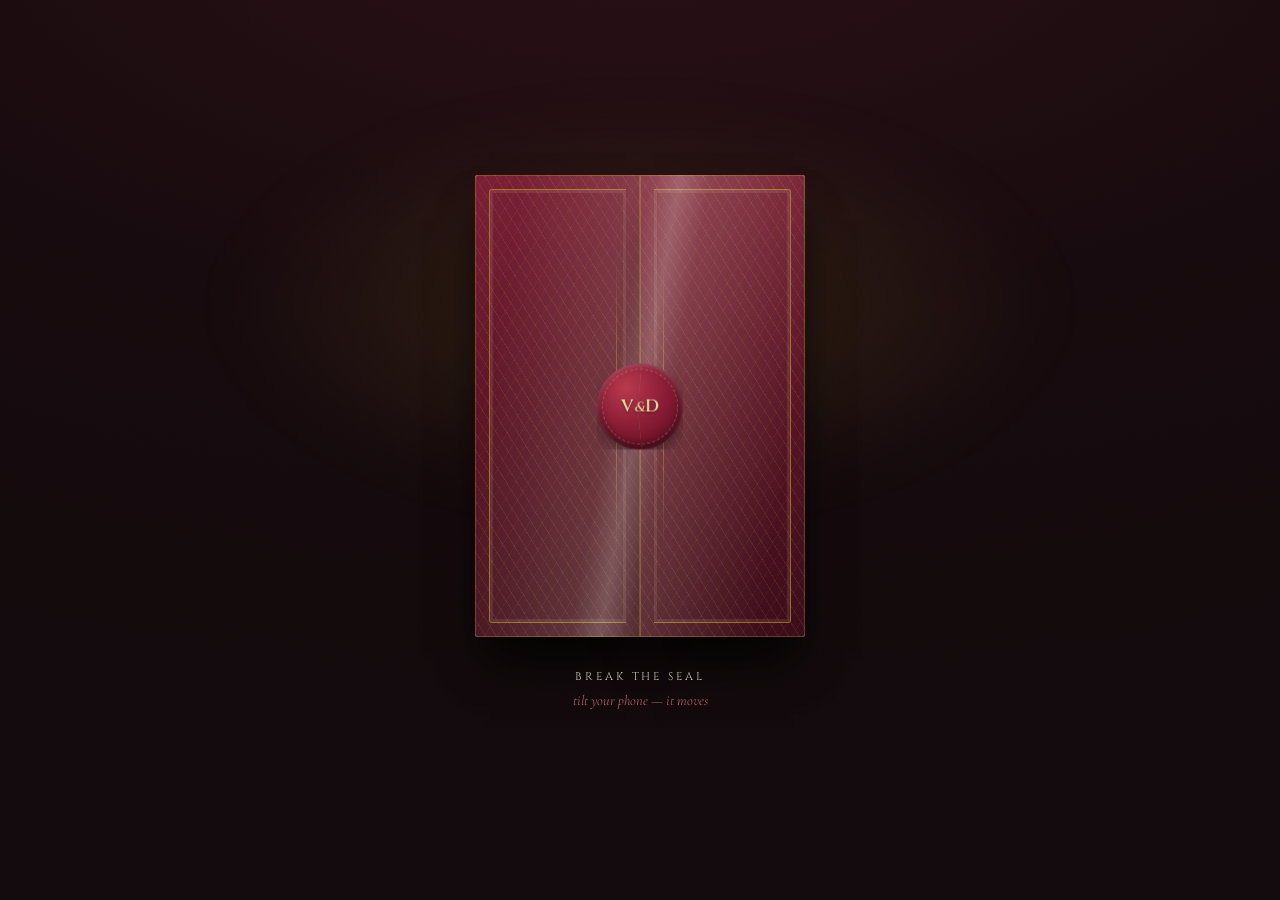
<file: templates/unfolding/index.html>
<!DOCTYPE html>
<html lang="en">
<head>
<meta charset="UTF-8">
<meta name="viewport" content="width=device-width, initial-scale=1.0, viewport-fit=cover">
<title>Vishal &amp; Dharani — An Invitation</title>
<meta name="description" content="Vishal & Dharani request the honour of your presence — Reception 29 August, Wedding 30 August 2026, Sree Varaaham A/C Mahal, Chennai.">
<link rel="preconnect" href="https://fonts.googleapis.com">
<link rel="preconnect" href="https://fonts.gstatic.com" crossorigin>
<link href="https://fonts.googleapis.com/css2?family=Cinzel:wght@500;600&family=Cormorant+Garamond:ital,wght@0,400;0,500;0,600;1,400&family=Pinyon+Script&display=swap" rel="stylesheet">
<link rel="stylesheet" href="styles.css">
</head>
<body>

<div class="grain" aria-hidden="true"></div>
<div class="ambient" aria-hidden="true"></div>

<div class="petals" aria-hidden="true">
  <span></span><span></span><span></span><span></span><span></span><span></span>
  <span></span><span></span><span></span><span></span><span></span><span></span>
</div>

<audio class="bg-audio" data-bg-audio loop preload="none">
  <source src="/audio/wedding-music.mp3" type="audio/mpeg">
</audio>

<button type="button" class="sound-toggle" data-sound-toggle aria-label="Mute music" aria-pressed="true" hidden>
  <svg class="sound-toggle__icon sound-toggle__icon--on" viewBox="0 0 24 24" width="17" height="17" aria-hidden="true">
    <path d="M4 9v6h4l5 5V4L8 9H4Z" fill="currentColor"/>
    <path d="M16.3 8.7a5 5 0 0 1 0 6.6" stroke="currentColor" stroke-width="1.8" fill="none" stroke-linecap="round"/>
  </svg>
  <svg class="sound-toggle__icon sound-toggle__icon--off" viewBox="0 0 24 24" width="17" height="17" aria-hidden="true">
    <path d="M4 9v6h4l5 5V4L8 9H4Z" fill="currentColor"/>
    <path d="m15.5 9 5 6M20.5 9l-5 6" stroke="currentColor" stroke-width="1.8" fill="none" stroke-linecap="round"/>
  </svg>
</button>

<!-- ============ THE CARD ============ -->
<section class="stage" data-stage>
  <div class="scene" data-scene>
    <div class="card" data-card>

      <!-- the invitation, sitting inside the gatefold -->
      <div class="card__inside">
        <div class="inside__border" aria-hidden="true"></div>
        <div class="inside__content" data-inside-content>
          <p class="inside__pre">Together with our families</p>
          <p class="inside__req">we request the honour of your presence</p>

          <h1 class="inside__names">
            <span class="inside__name">Vishal</span>
            <span class="inside__amp">&amp;</span>
            <span class="inside__name">Dharani</span>
          </h1>

          <div class="inside__rule" aria-hidden="true"><i></i><b>❦</b><i></i></div>

          <div class="inside__events">
            <div class="ev">
              <p class="ev__label">Reception</p>
              <p class="ev__date">Saturday, 29 August</p>
              <p class="ev__time">7:00 PM onwards</p>
            </div>
            <div class="ev">
              <p class="ev__label">Wedding</p>
              <p class="ev__date">Sunday, 30 August</p>
              <p class="ev__time">7:30 – 9:00 AM</p>
            </div>
          </div>

          <p class="inside__year">MMXXVI &nbsp;·&nbsp; Chennai</p>
        </div>
      </div>

      <!-- gatefold flaps -->
      <div class="flap flap--l" data-flap>
        <div class="flap__face flap__face--front">
          <div class="foil" aria-hidden="true"></div>
          <div class="flap__orn flap__orn--l" aria-hidden="true"></div>
        </div>
        <div class="flap__face flap__face--back"></div>
      </div>
      <div class="flap flap--r" data-flap>
        <div class="flap__face flap__face--front">
          <div class="foil" aria-hidden="true"></div>
          <div class="flap__orn flap__orn--r" aria-hidden="true"></div>
        </div>
        <div class="flap__face flap__face--back"></div>
      </div>

      <!-- sheen that follows the tilt -->
      <div class="sheen" data-sheen aria-hidden="true"></div>

      <!-- wax seal -->
      <div class="seal" data-seal role="button" tabindex="0" aria-label="Break the wax seal to open the invitation">
        <div class="seal__wax seal__wax--l"><span>V<i>&amp;</i>D</span></div>
        <div class="seal__wax seal__wax--r"><span>V<i>&amp;</i>D</span></div>
        <div class="seal__crack" aria-hidden="true"></div>
      </div>
      <div class="burst" data-burst aria-hidden="true"></div>

    </div>
  </div>

  <p class="hint" data-hint>
    <span class="hint__main">Break the seal</span>
    <span class="hint__sub" data-hint-sub>tilt your phone — it moves</span>
  </p>

  <button type="button" class="tiltbtn" data-tilt-enable hidden>✦ Enable tilt</button>
</section>

<!-- ============ AFTER OPENING ============ -->
<main class="after" data-after hidden>

  <p class="scrollcue" data-cue aria-hidden="true">
    <span></span>
  </p>

  <!-- photos as tiltable prints -->
  <section class="sec">
    <p class="kicker">Us, lately</p>
    <div class="prints">
      <figure class="print reveal" data-tiltcard>
        <img src="/images/photo-1.jpg" alt="Vishal and Dharani holding hands">
        <figcaption>the quiet moment</figcaption>
      </figure>
      <figure class="print reveal" data-tiltcard>
        <img src="/images/photo-2.jpg" alt="Vishal and Dharani at the reception">
        <figcaption>all dressed up</figcaption>
      </figure>
      <figure class="print reveal" data-tiltcard>
        <img src="/images/photo-3.jpg" alt="Vishal and Dharani cutting the cake">
        <figcaption>cake, finally</figcaption>
      </figure>
    </div>
  </section>

  <!-- countdown -->
  <section class="sec sec--clock">
    <p class="kicker kicker--c">Counting down</p>
    <div class="clock" data-countdown="2026-08-29T19:00:00+05:30">
      <div class="clock__u"><span class="clock__n" data-days>00</span><span class="clock__l">Days</span></div>
      <div class="clock__u"><span class="clock__n" data-hours>00</span><span class="clock__l">Hours</span></div>
      <div class="clock__u"><span class="clock__n" data-minutes>00</span><span class="clock__l">Minutes</span></div>
      <div class="clock__u"><span class="clock__n" data-seconds>00</span><span class="clock__l">Seconds</span></div>
    </div>
  </section>

  <!-- venue -->
  <section class="sec">
    <p class="kicker kicker--c">The place</p>
    <div class="venue reveal" data-tiltcard>
      <div class="venue__orn" aria-hidden="true">❦</div>
      <h2 class="venue__name">Sree Varaaham<br>A/C Mahal</h2>
      <p class="venue__addr">231, Jawaharlal Nehru Salai<br>Koyambedu, Chennai — 600107</p>
      <a class="btn" href="https://www.google.com/maps/search/?api=1&query=Sree+Varaaham+A%2FC+Mahal%2C+231+Jawaharlal+Nehru+Salai%2C+Koyambedu%2C+Chennai%2C+Tamil+Nadu+600107" target="_blank" rel="noopener">
        Get directions
        <svg viewBox="0 0 24 24" width="13" height="13" aria-hidden="true"><path d="M7 17L17 7M17 7H8M17 7v9" stroke="currentColor" stroke-width="2" fill="none" stroke-linecap="round" stroke-linejoin="round"/></svg>
      </a>
    </div>
  </section>

  <!-- stickers -->
  <section class="sec sec--stickers">
    <p class="kicker kicker--c">And because it's us</p>
    <div class="tray">
      <img src="/images/sticker-good-morning.png" alt="">
      <img src="/images/sticker-too-cute.png" alt="">
      <img src="/images/sticker-wow.png" alt="">
      <img src="/images/sticker-approved.png" alt="">
      <img src="/images/sticker-hey-you.png" alt="">
      <img src="/images/sticker-so-sleepy.png" alt="">
      <img src="/images/sticker-nice.png" alt="">
      <img src="/images/sticker-good-night.png" alt="">
    </div>
  </section>

  <!-- closing -->
  <section class="sec sec--close">
    <div class="close reveal">
      <p class="close__msg">We'd love you there for all of it.</p>
      <p class="close__names">Vishal &amp; Dharani</p>
      <p class="close__date">29 – 30 August 2026</p>
      <button type="button" class="btn btn--solid" data-add-calendar>Add to calendar</button>
    </div>
  </section>

  <footer class="footer">
    <p>Vishal &amp; Dharani &nbsp;·&nbsp; Chennai &nbsp;·&nbsp; 2026</p>
  </footer>

</main>

<script src="script.js"></script>
</body>
</html>
</file>
<file: styles.css>
/* =========================================================
   Vishal & Dharani — Wedding Invitation
   Peacock teal and marigold with calligraphic display type.
   (Structure follows the Sarath & Lavanya invite; the colour
   story is deliberately its own.)

   Every colour lives here. The -rgb channel tokens exist so
   translucent values can reference the palette instead of
   carrying their own hardcoded copies, which is how the
   previous scheme drifted out of sync with these tokens.
   ========================================================= */

:root{
  --teal:#0e4f52;
  --teal-deep:#06302f;
  --teal-soft:#9fc9c4;
  --marigold:#e8a33d;
  --mist:#e8f1ee;
  --mist-deep:#d3e5e0;
  --cream:#fbf6ec;
  --gold:#b8801f;
  --gold-bright:#f0b64a;
  --gold-pale:#f6c86a;
  --ink:#123638;
  --ink-soft:#4a6d6b;

  --teal-deep-rgb:6 48 47;
  --teal-soft-rgb:159 201 196;
  --marigold-rgb:232 163 61;
  --gold-rgb:184 128 31;
  --gold-pale-rgb:246 200 106;
  --mist-rgb:232 241 238;
  --mist-deep-rgb:211 229 224;
  --ink-rgb:18 54 56;
  --night-rgb:3 20 20;

  /* Italianno carries the two names alone; Pinyon Script is the sturdier
     copperplate for every smaller heading. Jost is low-contrast on purpose —
     the letterspaced uppercase runs down to .68rem, where a hairline serif
     starts dropping strokes. */
  --font-script:'Italianno', cursive;
  --font-script-alt:'Pinyon Script', cursive;
  --font-caps:'Jost', sans-serif;
  --font-body:'EB Garamond', serif;

  --ease:cubic-bezier(.22,1,.36,1);
}

*,*::before,*::after{ box-sizing:border-box; }
[hidden]{ display:none !important; }
html{ scroll-behavior:smooth; }
body{
  margin:0;
  font-family:var(--font-body);
  font-size:1.05rem;
  background:var(--cream);
  color:var(--ink);
  overflow-x:hidden;
  -webkit-font-smoothing:antialiased;
}
img,svg{ display:block; max-width:100%; }
a{ color:inherit; text-decoration:none; }
h1,h2,h3,p{ margin:0; }
button{ font:inherit; color:inherit; }
:focus-visible{ outline:2px solid var(--teal); outline-offset:3px; }

.grain{
  position:fixed; inset:0; pointer-events:none; z-index:999;
  opacity:.045; mix-blend-mode:overlay;
  background-image:url("data:image/svg+xml,%3Csvg xmlns='http://www.w3.org/2000/svg' width='120' height='120'%3E%3Cfilter id='n'%3E%3CfeTurbulence type='fractalNoise' baseFrequency='0.9' numOctaves='2' stitchTiles='stitch'/%3E%3C/filter%3E%3Crect width='100%25' height='100%25' filter='url(%23n)'/%3E%3C/svg%3E");
}

.cream-bg{ background:var(--cream); }

/* =========================================================
   Shared
   ========================================================= */
.section-head{ text-align:center; padding:0 6vw; margin-bottom:2.6rem; }
.section-head__icon{ color:var(--teal); margin:0 auto .6rem; opacity:.85; }
.script-title{
  font-family:var(--font-script-alt); font-weight:400;
  font-size:clamp(2.2rem, 8vw, 3rem); color:var(--teal); line-height:1;
}
.section-head__rule{
  display:flex; align-items:center; justify-content:center; gap:.7rem;
  margin:.9rem auto 0; color:var(--gold);
}
.section-head__rule span{ width:44px; height:1px; background:linear-gradient(90deg, transparent, currentColor); }
.section-head__rule span:last-child{ background:linear-gradient(270deg, transparent, currentColor); }
.section-head__hint{ font-size:.85rem; color:var(--ink-soft); font-style:italic; margin-top:.6rem; }

.reveal{ opacity:0; transform:translateY(26px); transition:opacity .9s var(--ease), transform .9s var(--ease); }
.reveal.is-visible{ opacity:1; transform:none; }

@keyframes rise-up{ from{ opacity:0; transform:translateY(18px);} to{ opacity:1; transform:none;} }
.reveal-up{ opacity:0; animation:rise-up .9s var(--ease) forwards; animation-delay:var(--d, 0s); }
.hero .reveal-up{ animation:none; }
.hero.hero--open .reveal-up{ animation:rise-up .9s var(--ease) forwards; animation-delay:var(--d, 0s); }

/* shared button */
.btn{
  display:inline-flex; align-items:center; gap:.5rem;
  padding:.75rem 1.4rem; border-radius:999px; cursor:pointer; border:none;
  font-family:var(--font-caps); font-size:.72rem; letter-spacing:.14em; text-transform:uppercase;
  transition:background .3s var(--ease), transform .25s var(--ease), filter .25s var(--ease);
}
.btn--solid{
  background:var(--teal); color:var(--gold-pale);
  box-shadow:0 12px 26px -12px rgb(var(--teal-deep-rgb) / .7);
}
.btn--solid:hover{ transform:translateY(-2px); filter:brightness(1.1); }

/* =========================================================
   MUSIC TOGGLE
   ========================================================= */
.sound-toggle{
  position:fixed; right:1.1rem; bottom:1.1rem; z-index:1000;
  display:flex; align-items:center; justify-content:center;
  width:42px; height:42px; border-radius:50%; border:none; cursor:pointer;
  background:rgb(var(--ink-rgb) / .55); backdrop-filter:blur(6px);
  color:var(--gold-pale);
  box-shadow:0 10px 24px rgb(var(--ink-rgb) / .3);
  transition:transform .3s var(--ease), background .25s var(--ease);
}
.sound-toggle:hover{ background:rgb(var(--ink-rgb) / .75); transform:translateY(-2px); }
.sound-toggle__icon--off{ display:none; }
.sound-toggle.is-muted .sound-toggle__icon--on{ display:none; }
.sound-toggle.is-muted .sound-toggle__icon--off{ display:block; }

/* =========================================================
   HERO
   ========================================================= */
.hero{
  position:relative; min-height:100svh;
  display:flex; align-items:center; justify-content:center; text-align:center;
  overflow:hidden;
  background:
    radial-gradient(120% 90% at 50% 0%, #0d3a3b 0%, #062020 60%),
    #041616;
}
.hero__video{
  position:absolute; inset:0; width:100%; height:100%; object-fit:cover;
  opacity:.55;
}
.hero__veil{
  position:absolute; inset:0;
  background:linear-gradient(180deg, rgb(var(--night-rgb) / .55) 0%, rgb(var(--night-rgb) / .25) 45%, rgb(var(--night-rgb) / .7) 100%);
}
.hero__glow{
  position:absolute; inset:-10% -10% auto -10%; height:70%;
  background:radial-gradient(closest-side, rgb(var(--marigold-rgb) / .35), transparent 70%);
  filter:blur(30px);
}

/* The one user gesture the hero depends on. Mobile browsers refuse to autoplay
   (iOS Low Power Mode blocks even muted inline video), audible music needs a
   gesture, and iOS grants motion access only from inside one — this button
   supplies all three at once. */
.hero__tap{
  position:absolute; inset:0; z-index:4; width:100%; height:100%;
  display:flex; flex-direction:column; align-items:center; justify-content:center; gap:1rem;
  background:none; border:none; cursor:pointer; color:var(--gold-pale);
  transition:opacity .6s var(--ease);
}
.hero--playing .hero__tap{ opacity:0; pointer-events:none; }
.hero__tap-blip{ position:relative; width:64px; height:64px; }
.hero__tap-blip::before{
  content:''; position:absolute; inset:0; border-radius:50%;
  background:radial-gradient(closest-side, rgb(var(--marigold-rgb) / .9), rgb(var(--marigold-rgb) / .1));
}
.hero__tap-blip::after{
  content:'♥'; position:absolute; inset:0; display:flex; align-items:center; justify-content:center;
  font-size:1.5rem; color:#fff;
}
.hero__tap-ring{
  position:absolute; inset:0; border-radius:50%; border:1.5px solid rgb(var(--teal-soft-rgb) / .7);
  animation:tap-ring 2.4s ease-out infinite;
}
.hero__tap-ring--b{ animation-delay:1.2s; }
@keyframes tap-ring{ 0%{ transform:scale(.9); opacity:.9; } 100%{ transform:scale(1.9); opacity:0; } }
.hero__tap-label{ font-family:var(--font-caps); font-size:.7rem; letter-spacing:.24em; text-transform:uppercase; }

/* Tilt target. A plain 2D translate on purpose: a 3D transform (or a
   will-change) promotes this to its own layer, and iOS re-rasterises the
   script faces blurry once it does. No transition either — script.js eases
   --tx/--ty per frame, and a transition on top only adds lag. */
.hero__content{
  position:relative; z-index:3; padding:0 7vw; max-width:640px;
  transform:translate(calc(var(--tx, 0) * 12px), calc(var(--ty, 0) * 8px));
}
.hero__heart{ color:var(--marigold); margin:0 auto 1rem; }
.hero__eyebrow{
  font-family:var(--font-caps); font-size:.72rem; letter-spacing:.2em; text-transform:uppercase;
  color:var(--gold-pale); line-height:1.9; margin-bottom:1.1rem;
}
.hero__names{ display:flex; flex-direction:column; align-items:center; gap:.1rem; }
.hero__name{
  font-family:var(--font-script); font-size:clamp(3.4rem, 14vw, 5.8rem); line-height:1;
  color:#fff; text-shadow:0 4px 24px rgb(var(--marigold-rgb) / .35);
}
.hero__amp{
  font-family:var(--font-body); font-style:italic; font-size:clamp(1.2rem, 4.5vw, 1.6rem);
  color:var(--gold-pale); margin:.15rem 0;
}
.hero__tagline{
  margin-top:1.3rem; font-size:1.02rem; line-height:1.6; color:var(--gold-pale);
}

/* No `opacity` here: .reveal-up owns it, and a bare `opacity:.85` at equal
   specificity later in the file beat .reveal-up's `opacity:0`, so the cue sat
   visible from load and then animated past .85 to 1. The recede lives in the
   colour instead, which the animation can't overwrite. */
.hero__scroll{
  display:inline-flex; flex-direction:column; align-items:center; gap:.4rem;
  margin-top:2.4rem; color:rgb(var(--gold-pale-rgb) / .85);
  font-family:var(--font-caps); font-size:.68rem; letter-spacing:.2em; text-transform:uppercase;
}
.hero__scroll svg{ animation:bounce-down 1.8s ease-in-out infinite; }
@keyframes bounce-down{ 0%,100%{ transform:translateY(0);} 50%{ transform:translateY(6px);} }

/* =========================================================
   BLESSING
   ========================================================= */
.quote{ padding:5.5rem 7vw 4rem; }
.quote__inner{ max-width:640px; margin:0 auto; text-align:center; }
.quote__rule{ display:flex; align-items:center; justify-content:center; gap:.8rem; color:var(--marigold); }
.quote__rule span{ width:60px; height:1px; background:linear-gradient(90deg, transparent, currentColor); }
.quote__rule span:last-child{ background:linear-gradient(270deg, transparent, currentColor); }
.quote__text{
  font-size:clamp(1.2rem, 3.6vw, 1.55rem); line-height:1.6; font-style:italic;
  color:var(--ink-soft); margin:1.6rem 0;
}

/* =========================================================
   SCRATCH TO REVEAL (heart)
   ========================================================= */
.scratch{ padding:5rem 7vw 5.5rem; }
.scratch-card{
  position:relative; width:280px; height:258px; margin:0 auto;
  color:var(--teal);
  filter:drop-shadow(0 14px 22px rgb(var(--teal-deep-rgb) / .3));
}
.scratch-card__face,
.scratch-card__canvas{
  position:absolute; inset:0;
  clip-path:url(#heart-clip); -webkit-clip-path:url(#heart-clip);
}
.scratch-card__face{
  display:flex; flex-direction:column; align-items:center; justify-content:center;
  text-align:center; padding:0 2.2rem;
  background:
    radial-gradient(rgb(252 254 253 / .95) 0%, rgb(var(--mist-rgb) / .75) 65%, rgb(var(--mist-deep-rgb) / .85) 100%),
    var(--mist);
}
.scratch-card__canvas{ width:100%; height:100%; cursor:pointer; touch-action:none; }
.scratch-card__outline{ position:absolute; inset:0; width:100%; height:100%; pointer-events:none; }

.scratch-card__pretitle{
  font-family:var(--font-script-alt); font-size:1.15rem; color:var(--marigold); margin-bottom:.15rem;
}
.scratch-card__date{
  font-family:var(--font-caps); font-weight:600; font-size:1.32rem; color:var(--teal); line-height:1.2;
}
.scratch-card__year{
  font-family:var(--font-caps); font-size:1rem; letter-spacing:.16em; color:var(--teal-deep);
}
.scratch-card__day{
  font-size:.82rem; letter-spacing:.12em; text-transform:uppercase; color:var(--ink-soft); margin-top:.3rem;
}

.savedate{ text-align:center; margin-top:2.6rem; }
.savedate__note{ font-size:.78rem; color:var(--ink-soft); margin-top:.7rem; }

/* =========================================================
   MOMENTS CAROUSEL
   ========================================================= */
.moments{ padding:5rem 0 5.5rem; }
.carousel{ position:relative; max-width:420px; margin:0 auto; padding:0 7vw; }
.carousel__track{
  position:relative; aspect-ratio:4/5; border-radius:24px; overflow:hidden;
  box-shadow:0 30px 60px -20px rgb(var(--teal-deep-rgb) / .3);
}
.carousel__slide{ position:absolute; inset:0; opacity:0; transition:opacity .7s var(--ease); }
.carousel__slide.is-active{ opacity:1; }
.carousel__slide--photo{ background:var(--teal-deep); }
.carousel__photo{ width:100%; height:100%; object-fit:cover; object-position:50% 22%; }
.carousel__caption{
  position:absolute; left:0; right:0; bottom:0; padding:1.6rem 1.2rem 1.2rem;
  background:linear-gradient(0deg, rgb(var(--night-rgb) / .75), transparent);
  color:#fff; font-family:var(--font-script-alt); font-size:1.5rem; text-align:center;
}
.carousel__dots{ display:flex; justify-content:center; gap:.5rem; margin-top:1.2rem; }
.carousel__dots span{
  width:8px; height:8px; border-radius:50%; background:var(--teal-soft); cursor:pointer;
  transition:background .3s var(--ease), transform .3s var(--ease);
}
.carousel__dots span.is-active{ background:var(--teal); transform:scale(1.3); }

/* =========================================================
   COUNTDOWN
   ========================================================= */
.countdown-section{ padding:5rem 7vw 5.5rem; }
.countdown{ display:flex; justify-content:center; gap:clamp(.6rem,3vw,1.6rem); max-width:520px; margin:0 auto; }
.countdown__unit{
  flex:1; text-align:center; padding:1.1rem .4rem; border-radius:14px;
  background:linear-gradient(160deg, #fff, var(--mist));
  box-shadow:0 14px 30px -14px rgb(var(--teal-deep-rgb) / .24), inset 0 0 0 1px rgb(var(--gold-rgb) / .22);
}
.countdown__num{
  display:block; font-family:var(--font-caps); font-weight:600;
  font-size:clamp(1.5rem,6vw,2.3rem); color:var(--teal); font-variant-numeric:tabular-nums;
}
.countdown__word{
  display:block; font-size:.66rem; letter-spacing:.14em; text-transform:uppercase;
  color:var(--ink-soft); margin-top:.35rem;
}

/* =========================================================
   TIMELINE
   ========================================================= */
.timeline{ padding:5rem 7vw 5.5rem; max-width:560px; margin:0 auto; }
.tl{ list-style:none; margin:0; padding:0; position:relative; }
.tl__item{ position:relative; padding-left:2.4rem; margin-bottom:2.4rem; }
.tl__item:last-child{ margin-bottom:0; }
.tl__item::before{
  content:''; position:absolute; left:7px; top:1.5rem; bottom:-2.4rem; width:1px;
  background:linear-gradient(180deg, rgb(var(--gold-rgb) / .5), transparent);
}
.tl__item:last-child::before{ display:none; }
.tl__dot{
  position:absolute; left:0; top:.4rem; width:15px; height:15px; border-radius:50%;
  background:var(--teal); box-shadow:0 0 0 4px var(--mist), 0 0 0 5px rgb(var(--gold-rgb) / .4);
}
.tl__title{ font-family:var(--font-script-alt); font-size:1.6rem; color:var(--teal); }
.tl__when{ font-size:.98rem; color:var(--ink); margin-top:.2rem; font-weight:600; }
.tl__note{ font-size:.95rem; color:var(--ink-soft); margin-top:.35rem; font-style:italic; }

/* =========================================================
   VENUE
   ========================================================= */
.venue{ padding:5rem 7vw 5.5rem; }
.venue-card{
  max-width:460px; margin:0 auto; text-align:center; padding:2.6rem 1.8rem;
  background:linear-gradient(160deg, #fff, var(--mist) 120%);
  border-radius:22px;
  box-shadow:0 20px 50px -20px rgb(var(--teal-deep-rgb) / .28), inset 0 0 0 1px rgb(var(--gold-rgb) / .2);
}
.venue-card__motif{ width:120px; height:auto; margin:0 auto 1rem; color:var(--gold); fill:currentColor; opacity:.8; }
/* The caps face, not the script one — Pinyon Script's swashed capital S is
   easily misread, and this is the one name a guest has to retype into Maps. */
.venue-card__name{
  font-family:var(--font-caps); font-weight:600;
  font-size:1.25rem; letter-spacing:.04em; line-height:1.35; color:var(--teal);
}
.venue-card__addr{ font-size:1rem; color:var(--ink-soft); margin:.6rem 0 1.4rem; line-height:1.55; }

/* =========================================================
   STICKERS
   ========================================================= */
.stickers{ padding:4.5rem 0 5rem; overflow:hidden; }
.stickers .section-head{ padding-inline:6vw; }
.marquee{
  overflow:hidden;
  mask-image:linear-gradient(90deg, transparent, #000 8%, #000 92%, transparent);
  -webkit-mask-image:linear-gradient(90deg, transparent, #000 8%, #000 92%, transparent);
}
.marquee__track{
  display:flex; align-items:center; gap:1.4rem; width:max-content;
  animation:marquee-scroll 40s linear infinite;
}
.marquee:hover .marquee__track{ animation-play-state:paused; }
.marquee__track img{
  height:clamp(88px, 15vw, 124px); width:auto;
  filter:drop-shadow(0 8px 16px rgb(var(--ink-rgb) / .18));
  transition:transform .3s var(--ease);
}
.marquee__track img:hover{ transform:translateY(-6px) scale(1.05); }
@keyframes marquee-scroll{ from{ transform:translateX(0); } to{ transform:translateX(-50%); } }

/* =========================================================
   CLOSING + FOOTER
   ========================================================= */
.closing{ padding:5.5rem 7vw; text-align:center; }
.closing__flourish{ width:min(320px, 70vw); height:auto; margin:0 auto 1.4rem; color:var(--gold); }
.closing__flourish--flip{ transform:scaleY(-1); margin:1.4rem auto 0; }
.closing__msg{ max-width:520px; margin:0 auto; line-height:1.3; }
.closing__names{
  font-family:var(--font-caps); font-size:.85rem; letter-spacing:.2em; text-transform:uppercase;
  color:var(--marigold); margin-top:1.2rem;
}

.footer{ text-align:center; padding:2.4rem 7vw 3rem; background:var(--teal-deep); color:var(--gold-pale); }
.footer__names{ font-family:var(--font-script-alt); font-size:1.5rem; }
.footer__meta{ font-size:.85rem; letter-spacing:.08em; opacity:.75; margin-top:.35rem; }

/* =========================================================
   Reduced motion
   ========================================================= */
@media (prefers-reduced-motion: reduce){
  *,*::before,*::after{
    animation-duration:.01ms !important; animation-iteration-count:1 !important;
    transition-duration:.01ms !important;
  }
  html{ scroll-behavior:auto; }
  .reveal{ opacity:1; transform:none; }
  .reveal-up{ opacity:1; animation:none; }
}
</file>
<file: unfolding/styles.css>
/* =========================================================
   Vishal & Dharani — "The Unfolding"
   A wax-sealed gatefold card you tilt, crack open and unfold.
   Tilt is driven by --tx / --ty (gyroscope on phones, pointer
   on desktop) written to :root by script.js.
   ========================================================= */

:root{
  --maroon:#5c1526;
  --maroon-deep:#3a0c18;
  --maroon-lift:#7a2036;
  --ink:#120a0c;
  --ink-2:#1d1013;

  --gold:#c9a227;
  --gold-hi:#f0dda2;
  --gold-lo:#8a6a15;

  --ivory:#f9f3e6;
  --ivory-2:#f0e6d2;
  --paper-ink:#4a3324;
  --paper-soft:#7d6549;

  --rose:#c4707f;

  --font-caps:'Cinzel', serif;
  --font-body:'Cormorant Garamond', Georgia, serif;
  --font-script:'Pinyon Script', cursive;

  --ease:cubic-bezier(.16,1,.3,1);
  --ease-soft:cubic-bezier(.4,0,.2,1);

  /* tilt, normalised -1..1 */
  --tx:0;
  --ty:0;
}

*,*::before,*::after{ box-sizing:border-box; }
[hidden]{ display:none !important; }

html{ scroll-behavior:smooth; }
body{
  margin:0; min-height:100svh;
  background:
    radial-gradient(130% 90% at 50% -12%, #2b1016 0%, #170a0e 52%, var(--ink) 100%);
  color:var(--ivory);
  font-family:var(--font-body);
  font-size:1.05rem;
  overflow-x:hidden;
  -webkit-font-smoothing:antialiased;
  -moz-osx-font-smoothing:grayscale;
}
/* the invitation is sealed — no scrolling past it until it's open */
body:not(.is-open){ overflow:hidden; height:100svh; }

img{ display:block; max-width:100%; }
a{ color:inherit; text-decoration:none; }
p,h1,h2{ margin:0; }
button{ font:inherit; color:inherit; }
:focus-visible{ outline:2px solid var(--gold-hi); outline-offset:5px; }

.grain{
  position:fixed; inset:0; pointer-events:none; z-index:9998;
  opacity:.04; mix-blend-mode:overlay;
  background-image:url("data:image/svg+xml,%3Csvg xmlns='http://www.w3.org/2000/svg' width='130' height='130'%3E%3Cfilter id='n'%3E%3CfeTurbulence type='fractalNoise' baseFrequency='0.88' numOctaves='3' stitchTiles='stitch'/%3E%3C/filter%3E%3Crect width='100%25' height='100%25' filter='url(%23n)'/%3E%3C/svg%3E");
}
.ambient{
  position:fixed; inset:0; pointer-events:none; z-index:0;
  background:radial-gradient(closest-side at 50% 34%, rgba(201,162,39,.16), transparent 66%);
  filter:blur(30px);
  transform:translate3d(calc(var(--tx) * -24px), calc(var(--ty) * -24px), 0);
  /* no transition: --tx/--ty update every frame; the rAF lerp smooths it */
}

/* ---- falling petals ---- */
.petals{ position:fixed; inset:0; pointer-events:none; z-index:1; overflow:hidden; }
.petals span{
  position:absolute; top:-6%;
  width:11px; height:14px; border-radius:60% 40% 55% 45%;
  background:linear-gradient(150deg, var(--rose), #8e2a3e);
  opacity:0; filter:blur(.3px);
  animation:petal-fall linear infinite;
}
.petals span:nth-child(1){ left:6%;  animation-duration:17s; animation-delay:0s;   }
.petals span:nth-child(2){ left:15%; animation-duration:22s; animation-delay:3s;   width:8px; height:10px; }
.petals span:nth-child(3){ left:25%; animation-duration:19s; animation-delay:6s;   }
.petals span:nth-child(4){ left:33%; animation-duration:25s; animation-delay:1.5s; width:13px; height:16px; }
.petals span:nth-child(5){ left:44%; animation-duration:20s; animation-delay:8s;   }
.petals span:nth-child(6){ left:52%; animation-duration:23s; animation-delay:4.5s; width:9px; height:11px; }
.petals span:nth-child(7){ left:61%; animation-duration:18s; animation-delay:11s;  }
.petals span:nth-child(8){ left:70%; animation-duration:26s; animation-delay:2s;   width:12px; height:15px; }
.petals span:nth-child(9){ left:78%; animation-duration:21s; animation-delay:7s;   }
.petals span:nth-child(10){ left:86%; animation-duration:24s; animation-delay:13s; width:8px; height:10px; }
.petals span:nth-child(11){ left:93%; animation-duration:19s; animation-delay:5s;  }
.petals span:nth-child(12){ left:99%; animation-duration:27s; animation-delay:9.5s; width:10px; height:13px; }
@keyframes petal-fall{
  0%{ transform:translate3d(0,0,0) rotate(0deg); opacity:0; }
  8%{ opacity:.75; }
  50%{ transform:translate3d(-26px,55svh,0) rotate(190deg); opacity:.6; }
  92%{ opacity:.3; }
  100%{ transform:translate3d(18px,112svh,0) rotate(400deg); opacity:0; }
}

/* =========================================================
   SOUND
   ========================================================= */
.sound-toggle{
  position:fixed; right:1.1rem; bottom:1.1rem; z-index:1000;
  display:flex; align-items:center; justify-content:center;
  width:42px; height:42px; border-radius:50%; cursor:pointer;
  background:rgba(30,16,19,.72); backdrop-filter:blur(8px);
  border:1px solid rgba(201,162,39,.34); color:var(--gold-hi);
  transition:background .25s var(--ease-soft), transform .2s var(--ease);
}
.sound-toggle:hover{ background:rgba(45,22,27,.9); transform:translateY(-2px); }
.sound-toggle__icon--off{ display:none; }
.sound-toggle.is-muted .sound-toggle__icon--on{ display:none; }
.sound-toggle.is-muted .sound-toggle__icon--off{ display:block; }

/* =========================================================
   STAGE + 3D SCENE
   ========================================================= */
.stage{
  position:relative; z-index:2;
  min-height:100svh;
  display:flex; flex-direction:column; align-items:center; justify-content:center;
  gap:2rem; padding:2rem 1.2rem 3rem;
  transition:opacity .9s var(--ease-soft), transform 1.1s var(--ease);
}
body.is-open .stage{ /* stays as the first screen; scroll moves past it */ }

.scene{
  perspective:1300px;
  perspective-origin:50% 45%;
  width:min(330px, 82vw);
}
.card{
  position:relative;
  width:100%; aspect-ratio:5/7;
  transform-style:preserve-3d;
  /* the tilt: card leans toward wherever the phone is pointing */
  transform:
    rotateY(calc(var(--tx) * 22deg))
    rotateX(calc(var(--ty) * -22deg))
    translate3d(calc(var(--tx) * 10px), calc(var(--ty) * 10px), 0);
  /* no transition: --tx/--ty update every frame; the rAF lerp smooths it */
  /* No filter here. A non-none filter forces transform-style to flat, which
     would collapse this card's 3D context — the seal's translateZ, the
     content's depth and the flaps all lose their layering. The drop shadow
     lives on the visible surfaces below as box-shadow instead. */
}

/* ---- inside: the invitation itself ---- */
.card__inside{
  position:absolute; inset:0;
  background:
    radial-gradient(120% 90% at 50% 0%, #fffdf6 0%, var(--ivory) 45%, var(--ivory-2) 100%);
  border-radius:3px;
  /* no overflow:hidden — it forces this out of the parent's preserve-3d
     context, which makes iOS drop the whole face mid-tilt. The radius still
     clips the background, and nothing inside overflows. */
  display:flex; align-items:center; justify-content:center;
  box-shadow:inset 0 0 40px rgba(122,32,54,.09), 0 34px 46px -12px rgba(0,0,0,.62);
}
.inside__border{
  position:absolute; inset:9px;
  border:1px solid rgba(201,162,39,.5);
  border-radius:2px;
  box-shadow:inset 0 0 0 3px rgba(255,255,255,.5), inset 0 0 0 4px rgba(201,162,39,.16);
}
.inside__content{
  position:relative; z-index:2;
  padding:1.6rem 1.3rem; text-align:center; color:var(--paper-ink);
  /* Deliberately 2D. The parent .card__inside is transform-style:flat, so a
     translateZ here was flattened and added no depth at all — it only forced
     a 3D compositing layer, and iOS drops the text on that layer while the
     card rotates. The parallax below is the same distance, minus the bug. */
  transform:translate(calc(var(--tx) * 14px), calc(var(--ty) * 14px));
  /* no transition: --tx/--ty update every frame; the rAF lerp smooths it */
  opacity:0;
}
/* A plain transition, not an animation with fill-mode. Relying on a fill to
   hold opacity:1 over a base of 0 is fragile inside preserve-3d: iOS
   re-composites on every tilt frame and can drop the fill, snapping the
   content back toward transparent mid-tilt. This resolves to a real 1. */
.is-unfolded .inside__content{ opacity:1; transition:opacity 1.1s var(--ease) .75s; }
/* opacity only — animating transform here would freeze it at the animation's
   end value and the content would stop following the tilt afterwards */

.inside__pre{
  font-family:var(--font-caps); font-size:.6rem; letter-spacing:.28em;
  text-transform:uppercase; color:var(--gold-lo);
}
.inside__req{
  font-size:.86rem; font-style:italic; color:var(--paper-soft); margin-top:.45rem;
  line-height:1.4;
}
.inside__names{ margin:.7rem 0 0; line-height:1; }
.inside__name{
  display:block; font-family:var(--font-script); font-weight:400;
  font-size:clamp(2.1rem,10.5vw,2.7rem); color:var(--maroon);
  line-height:1.02;
}
.inside__amp{
  display:block; font-family:var(--font-body); font-style:italic;
  font-size:1rem; color:var(--gold); margin:.1rem 0;
}
.inside__rule{
  display:flex; align-items:center; justify-content:center; gap:.5rem;
  margin:.9rem auto .95rem; color:var(--gold);
}
.inside__rule i{ display:block; width:34px; height:1px; background:linear-gradient(90deg,transparent,currentColor); }
.inside__rule i:last-child{ background:linear-gradient(270deg,transparent,currentColor); }
.inside__rule b{ font-size:.62rem; }

.ev{ margin-bottom:.75rem; }
.ev:last-child{ margin-bottom:0; }
.ev__label{
  font-family:var(--font-caps); font-size:.6rem; letter-spacing:.22em;
  text-transform:uppercase; color:var(--maroon-lift);
}
.ev__date{ font-size:.98rem; font-weight:600; color:var(--paper-ink); margin-top:.1rem; }
.ev__time{ font-size:.84rem; color:var(--paper-soft); }
.inside__year{
  font-family:var(--font-caps); font-size:.55rem; letter-spacing:.24em;
  text-transform:uppercase; color:var(--gold-lo); margin-top:1rem;
}

/* ---- the gatefold flaps ---- */
.flap{
  position:absolute; top:0; height:100%; width:50%;
  transform-style:preserve-3d;
  transition:transform 1.5s var(--ease);
  z-index:3;
}
.flap--l{ left:0;  transform-origin:left center;  }
.flap--r{ right:0; transform-origin:right center; }
.is-unfolded .flap--l{ transform:rotateY(-172deg); }
.is-unfolded .flap--r{ transform:rotateY(172deg); }
/* Once open the flaps are edge-on and invisible, but they sit 8deg from the
   180deg backface flip — tilting the card pushes them past it, flipping the
   maroon front back over the invitation. Retire them when the fold is done. */
.flaps-done .flap{ visibility:hidden; }

.flap__face{
  position:absolute; inset:0;
  backface-visibility:hidden; -webkit-backface-visibility:hidden;
  overflow:hidden;
}
.flap__face--front{
  background:
    linear-gradient(160deg, var(--maroon-lift) 0%, var(--maroon) 46%, var(--maroon-deep) 100%);
  box-shadow:inset 0 0 0 1px rgba(201,162,39,.3), 0 30px 44px -14px rgba(0,0,0,.6);
}
.flap--l .flap__face--front{ border-radius:3px 0 0 3px; }
.flap--r .flap__face--front{ border-radius:0 3px 3px 0; }
/* reverse side, seen once the flaps swing open */
.flap__face--back{
  transform:rotateY(180deg);
  background:linear-gradient(160deg, var(--ivory) 0%, var(--ivory-2) 100%);
  box-shadow:inset 0 0 0 1px rgba(201,162,39,.26), inset 0 0 30px rgba(122,32,54,.08);
}

/* gold foil texture on the closed face */
.foil{
  position:absolute; inset:0; opacity:.5;
  background-image:
    repeating-linear-gradient(58deg, rgba(240,221,162,.16) 0 1px, transparent 1px 9px),
    repeating-linear-gradient(-58deg, rgba(201,162,39,.12) 0 1px, transparent 1px 11px);
}
/* an ornamental gold arch on each half, meeting at the seam */
.flap__orn{
  position:absolute; inset:14px;
  border:1px solid rgba(201,162,39,.62);
  box-shadow:inset 0 0 0 3px rgba(240,221,162,.1);
}
.flap__orn--l{ border-right:0; border-radius:3px 0 0 3px; }
.flap__orn--r{ border-left:0;  border-radius:0 3px 3px 0; }
.flap__orn::before{
  content:''; position:absolute; top:16%; bottom:16%; width:1px;
  background:linear-gradient(180deg, transparent, rgba(201,162,39,.55), transparent);
}
.flap__orn--l::before{ right:9px; }
.flap__orn--r::before{ left:9px; }

/* ---- tilt sheen across the closed card ---- */
.sheen{
  position:absolute; inset:0; z-index:4; pointer-events:none;
  border-radius:3px; overflow:hidden;
  background:linear-gradient(
    100deg,
    transparent 34%,
    rgba(255,245,214,.16) 47%,
    rgba(255,250,232,.3) 50%,
    rgba(255,245,214,.16) 53%,
    transparent 66%
  );
  background-size:280% 100%;
  /* background-position is --tx-driven, so no transition on it (same reason as
     the tilt transforms) — the rAF lerp is already the smoothing */
  background-position:calc(50% + var(--tx) * 46%) 0;
  transition:opacity .8s var(--ease-soft);
}
/* also visibility:hidden — at opacity 0 it is still a composited layer with
   overflow:hidden sitting directly on the card face, repainting every tilt
   frame for nothing */
.is-unfolded .sheen{ opacity:0; visibility:hidden; }

/* ---- wax seal ---- */
.seal{
  position:absolute; z-index:6;
  top:50%; left:50%;
  width:84px; height:84px; margin:-42px 0 0 -42px;
  cursor:grab; touch-action:none;
  transform:translate3d(calc(var(--tx) * 18px), calc(var(--ty) * 18px), 34px);
  /* no transition: --tx/--ty update every frame; the rAF lerp smooths it */
}
.seal:active{ cursor:grabbing; }
.seal.is-dragging{ transition:none; }
.seal__wax{
  position:absolute; inset:0; border-radius:50%;
  display:flex; align-items:center; justify-content:center;
  background:
    radial-gradient(circle at 34% 28%, #b8394f 0%, #93213a 38%, #6d1128 74%, #520a1c 100%);
  box-shadow:
    inset 0 2px 5px rgba(255,255,255,.22),
    inset 0 -4px 10px rgba(0,0,0,.5),
    0 8px 18px -5px rgba(0,0,0,.6);
  transition:transform 1.05s var(--ease), opacity .95s var(--ease-soft);
}
/* wax rim nicks */
.seal__wax::after{
  content:''; position:absolute; inset:5px; border-radius:50%;
  border:1px dashed rgba(240,221,162,.3);
}
.seal__wax span{
  font-family:var(--font-caps); font-size:1.05rem; font-weight:600;
  letter-spacing:.04em; color:var(--gold-hi);
  text-shadow:0 1px 2px rgba(0,0,0,.55);
}
.seal__wax span i{ font-style:italic; font-size:.8em; opacity:.85; }
.seal__wax--l{ clip-path:polygon(0 0, 52% 0, 47% 50%, 52% 100%, 0 100%); }
.seal__wax--r{ clip-path:polygon(52% 0, 100% 0, 100% 100%, 52% 100%, 47% 50%); }

.seal__crack{
  position:absolute; top:0; bottom:0; left:50%; width:2px; margin-left:-1px;
  background:linear-gradient(180deg, transparent, rgba(255,238,200,.9), transparent);
  opacity:0; transform:scaleY(.2);
  transition:opacity .18s ease, transform .18s ease;
}
.seal.is-cracking .seal__crack{ opacity:1; transform:scaleY(1); }

.seal.is-broken{ pointer-events:none; }
.seal.is-broken .seal__wax--l{ transform:translate3d(-58px,26px,0) rotate(-34deg); opacity:0; }
.seal.is-broken .seal__wax--r{ transform:translate3d(58px,30px,0) rotate(31deg); opacity:0; }
.seal.is-broken .seal__crack{ opacity:0; }

/* gold particle burst */
.burst{
  position:absolute; top:50%; left:50%; z-index:7;
  width:0; height:0; pointer-events:none;
  transform:translateZ(38px);
}
.burst i{
  position:absolute; top:0; left:0;
  width:5px; height:5px; border-radius:50%;
  background:radial-gradient(circle, var(--gold-hi), var(--gold) 60%, transparent 72%);
  animation:spark .95s var(--ease-soft) forwards;
}
@keyframes spark{
  0%{ transform:translate3d(0,0,0) scale(1); opacity:1; }
  100%{ transform:translate3d(var(--dx), var(--dy), 0) scale(.2); opacity:0; }
}

/* ---- hint ---- */
.hint{
  position:relative; z-index:3; text-align:center;
  transition:opacity .7s var(--ease-soft);
}
.hint__main{
  display:block; font-family:var(--font-caps); font-size:.7rem;
  letter-spacing:.26em; text-transform:uppercase; color:rgba(249,243,230,.8);
}
.hint__sub{
  display:block; margin-top:.5rem; font-size:.9rem; font-style:italic;
  color:rgba(196,112,127,.85);
  animation:hint-pulse 3s ease-in-out infinite;
}
@keyframes hint-pulse{ 0%,100%{ opacity:.45; } 50%{ opacity:1; } }
.hint.is-gone{ opacity:0; pointer-events:none; }

/* shown only when motion access is unavailable, so the tilt promise above
   is never left dangling with no way to act on it */
.tiltbtn{
  position:relative; z-index:3; margin-top:-.6rem;
  padding:.5rem 1rem; border-radius:999px; cursor:pointer;
  background:rgba(201,162,39,.1); border:1px solid rgba(201,162,39,.4);
  color:var(--gold-hi);
  font-family:var(--font-caps); font-size:.62rem; letter-spacing:.2em;
  text-transform:uppercase;
  transition:background .25s var(--ease-soft), transform .2s var(--ease);
}
.tiltbtn:hover{ background:rgba(201,162,39,.2); transform:translateY(-1px); }

/* =========================================================
   AFTER OPENING
   ========================================================= */
.after{ position:relative; z-index:2; }

.scrollcue{ display:flex; justify-content:center; padding:.5rem 0 1.5rem; }
.scrollcue span{
  display:block; width:1px; height:52px;
  background:linear-gradient(180deg, transparent, rgba(201,162,39,.75), transparent);
  animation:cue-slide 2.4s ease-in-out infinite;
}
@keyframes cue-slide{ 0%,100%{ transform:scaleY(.35); opacity:.4; } 50%{ transform:scaleY(1); opacity:1; } }

.sec{ padding:4rem 6vw; }
.kicker{
  font-family:var(--font-caps); font-size:.66rem; letter-spacing:.3em;
  text-transform:uppercase; color:var(--gold); margin-bottom:2rem;
}
.kicker--c{ text-align:center; }

/* Uses the independent `translate` property, not `transform`. As a transform
   this out-specified the tilt rules on the same elements (.reveal.is-in is two
   classes) and pinned them flat — the venue card never tilted at all. */
.reveal{ opacity:0; translate:0 26px; transition:opacity .9s var(--ease), translate .9s var(--ease); }
.reveal.is-in{ opacity:1; translate:none; }

/* ---- tiltable prints ---- */
.prints{
  display:grid; gap:2.2rem; max-width:960px; margin:0 auto;
  grid-template-columns:1fr;
}
@media (min-width:820px){ .prints{ grid-template-columns:repeat(3,1fr); } }

[data-tiltcard]{ perspective:900px; }
.print{
  margin:0; text-align:center;
}
.print img{
  width:100%; aspect-ratio:3/4; object-fit:cover; object-position:50% 24%;
  border-radius:2px;
  border:7px solid var(--ivory);
  box-shadow:0 22px 40px -16px rgba(0,0,0,.7);
  transform:
    rotateY(calc(var(--tx) * 16deg))
    rotateX(calc(var(--ty) * -16deg));
  /* no transition: --tx/--ty update every frame; the rAF lerp smooths it */
}
.print figcaption{
  font-family:var(--font-body); font-style:italic; font-size:.95rem;
  color:rgba(249,243,230,.6); margin-top:.85rem;
}

/* ---- countdown ---- */
.sec--clock{ padding-top:2rem; }
.clock{
  display:flex; justify-content:center; gap:clamp(.6rem,3vw,1.6rem);
  max-width:520px; margin:0 auto;
}
.clock__u{
  flex:1; text-align:center; padding:1rem .3rem;
  border:1px solid rgba(201,162,39,.26); border-radius:2px;
  background:linear-gradient(170deg, rgba(92,21,38,.34), rgba(29,16,19,.5));
}
.clock__n{
  display:block; font-family:var(--font-caps); font-weight:600;
  font-size:clamp(1.4rem,5.6vw,2.1rem); color:var(--gold-hi);
  font-variant-numeric:tabular-nums;
}
.clock__l{
  display:block; font-family:var(--font-caps); font-size:.55rem;
  letter-spacing:.18em; text-transform:uppercase;
  color:rgba(249,243,230,.5); margin-top:.4rem;
}

/* ---- venue ---- */
.venue{
  max-width:420px; margin:0 auto; text-align:center;
  padding:2.6rem 1.8rem;
  background:linear-gradient(170deg, rgba(249,243,230,.05), rgba(29,16,19,.4));
  border:1px solid rgba(201,162,39,.3); border-radius:3px;
  box-shadow:0 26px 50px -24px rgba(0,0,0,.75);
  transform:rotateY(calc(var(--tx) * 12deg)) rotateX(calc(var(--ty) * -12deg));
  /* no transition: --tx/--ty update every frame; the rAF lerp smooths it */
}
.venue__orn{ color:var(--gold); font-size:.8rem; margin-bottom:1rem; }
/* Cinzel, not the script face — Pinyon's decorative capital S reads as an F,
   and this is the one name a guest has to retype into Maps. */
.venue__name{
  font-family:var(--font-caps); font-weight:600;
  font-size:clamp(1.35rem,5.4vw,1.75rem); line-height:1.35;
  letter-spacing:.05em; color:var(--gold-hi);
}
.venue__addr{
  font-size:1rem; color:rgba(249,243,230,.66); margin-top:.9rem; line-height:1.6;
}

.btn{
  display:inline-flex; align-items:center; gap:.45rem; margin-top:1.5rem;
  padding:.7rem 1.4rem; border-radius:999px; cursor:pointer;
  border:1px solid rgba(201,162,39,.55); background:transparent; color:var(--gold-hi);
  font-family:var(--font-caps); font-size:.7rem; letter-spacing:.2em; text-transform:uppercase;
  transition:background .25s var(--ease-soft), transform .2s var(--ease);
}
.btn:hover{ background:rgba(201,162,39,.14); transform:translateY(-2px); }
.btn--solid{
  background:linear-gradient(165deg, var(--maroon-lift), var(--maroon) 60%, var(--maroon-deep));
  color:var(--ivory);
  box-shadow:0 12px 26px -12px rgba(122,32,54,.8);
}
.btn--solid:hover{ filter:brightness(1.12); background:linear-gradient(165deg, var(--maroon-lift), var(--maroon) 60%, var(--maroon-deep)); }

/* ---- stickers ---- */
.sec--stickers{ padding-bottom:2rem; }
.tray{
  display:flex; gap:.7rem; overflow-x:auto; padding:.3rem .2rem 1rem;
  -webkit-overflow-scrolling:touch;
  mask-image:linear-gradient(90deg, transparent, #000 5%, #000 95%, transparent);
  -webkit-mask-image:linear-gradient(90deg, transparent, #000 5%, #000 95%, transparent);
}
.tray::-webkit-scrollbar{ height:4px; }
.tray::-webkit-scrollbar-thumb{ background:rgba(201,162,39,.3); border-radius:99px; }
.tray img{
  flex:none; width:clamp(96px,22vw,124px); height:auto;
  filter:drop-shadow(0 8px 14px rgba(0,0,0,.5));
  transition:transform .3s var(--ease);
}
.tray img:hover{ transform:translateY(-6px) scale(1.05); }

/* ---- closing ---- */
.sec--close{ text-align:center; padding-top:2rem; padding-bottom:5rem; }
.close__msg{ font-size:1.15rem; font-style:italic; color:rgba(249,243,230,.72); }
.close__names{
  font-family:var(--font-script); font-size:clamp(2.4rem,10vw,3.4rem);
  color:var(--gold-hi); margin-top:.6rem; line-height:1.1;
}
.close__date{
  font-family:var(--font-caps); font-size:.68rem; letter-spacing:.24em;
  text-transform:uppercase; color:rgba(249,243,230,.5); margin-top:.7rem;
}

.footer{
  text-align:center; padding:2rem 6vw 2.6rem;
  border-top:1px solid rgba(201,162,39,.14);
  font-family:var(--font-caps); font-size:.62rem; letter-spacing:.24em;
  text-transform:uppercase; color:rgba(249,243,230,.38);
}

/* =========================================================
   Reduced motion
   ========================================================= */
@media (prefers-reduced-motion: reduce){
  *,*::before,*::after{
    animation-duration:.01ms !important; animation-iteration-count:1 !important;
    transition-duration:.01ms !important;
  }
  html{ scroll-behavior:auto; }
  .reveal{ opacity:1; transform:none; }
  .inside__content{ opacity:1; }
  .petals{ display:none; }
}
</file>
<file: templates/chat/styles.css>
/* =========================================================
   Vishal & Dharani — "Love, Texted"
   A phone lock-screen that unlocks into a live chat thread.
   Maroon, antique gold and blush. Premium finish throughout.
   ========================================================= */

:root{
  /* ---- palette ---- */
  --burgundy:#7a1c33;
  --burgundy-deep:#43101c;
  --burgundy-ink:#2d0a14;
  --rose:#c4707f;
  --rose-soft:#e6c2c9;
  --blush:#f8e6e8;
  --blush-deep:#f0d2d7;
  --cream:#fdf6f2;
  --gold:#b0802c;
  --gold-bright:#d8ab57;
  --gold-pale:#efdcb2;
  --ink:#33121d;
  --ink-soft:#6d4450;
  --ink-faint:#9a7a83;
  --love:#dc4a74;
  --love-bright:#ff7d9e;

  /* ---- chat surfaces ---- */
  --chat-bg:#f4e6e3;
  --bubble-d:#ffffff;
  --bubble-d-ink:#3d0f1c;
  --bubble-v:#7a1c33;
  --bubble-v-ink:#fdeee2;

  /* ---- lines & shadows (warm-tinted, never pure black) ---- */
  --hair:rgba(176,128,44,.22);
  --hair-soft:rgba(67,16,28,.08);
  --sh-sm:0 1px 2px rgba(67,16,28,.06), 0 2px 6px rgba(67,16,28,.05);
  --sh-md:0 2px 6px rgba(67,16,28,.06), 0 10px 24px -8px rgba(67,16,28,.16);
  --sh-lg:0 4px 12px rgba(67,16,28,.08), 0 22px 44px -14px rgba(67,16,28,.24);

  /* ---- type ---- */
  --font-script:'Great Vibes', cursive;
  --font-hand:'Caveat', cursive;
  --font-display:'Cormorant Garamond', Georgia, serif;
  --font-ui:-apple-system, BlinkMacSystemFont, 'Segoe UI', Roboto, 'Helvetica Neue', sans-serif;

  /* ---- motion ---- */
  --ease:cubic-bezier(.16,1,.3,1);
  --ease-soft:cubic-bezier(.4,0,.2,1);

  /* ---- metrics ---- */
  --sb-h:2.15rem;
}

*,*::before,*::after{ box-sizing:border-box; -webkit-tap-highlight-color:transparent; }
[hidden]{ display:none !important; }

html{ height:100%; }
body{
  margin:0; height:100%;
  font-family:var(--font-ui);
  font-size:16px;
  background:var(--burgundy-ink);
  color:var(--ink);
  overflow:hidden;
  -webkit-font-smoothing:antialiased;
  -moz-osx-font-smoothing:grayscale;
  text-rendering:optimizeLegibility;
}
img,svg{ display:block; max-width:100%; }
a{ color:inherit; text-decoration:none; }
p{ margin:0; }
button{ font:inherit; color:inherit; }

:focus-visible{ outline:2px solid var(--love); outline-offset:3px; border-radius:6px; }

.grain{
  position:fixed; inset:0; pointer-events:none; z-index:9999;
  opacity:.03; mix-blend-mode:overlay;
  background-image:url("data:image/svg+xml,%3Csvg xmlns='http://www.w3.org/2000/svg' width='120' height='120'%3E%3Cfilter id='n'%3E%3CfeTurbulence type='fractalNoise' baseFrequency='0.9' numOctaves='2' stitchTiles='stitch'/%3E%3C/filter%3E%3Crect width='100%25' height='100%25' filter='url(%23n)'/%3E%3C/svg%3E");
}

/* =========================================================
   STAGE — ambient backdrop framing the phone
   ========================================================= */
.stage{
  position:fixed; inset:0;
  display:flex; align-items:center; justify-content:center;
  background:
    radial-gradient(80% 55% at 50% 8%, rgba(220,74,116,.16) 0%, transparent 60%),
    radial-gradient(70% 50% at 82% 88%, rgba(176,128,44,.14) 0%, transparent 60%),
    radial-gradient(120% 90% at 50% -10%, #3d1020 0%, #1b0509 62%),
    #140407;
}

/* =========================================================
   PHONE
   ========================================================= */
.phone{
  position:relative;
  width:100%; height:100%;
  background:var(--chat-bg);
  overflow:hidden;
  isolation:isolate;
}

@media (min-width:640px){
  .stage{ padding:2.5rem 1rem; }
  .phone{
    width:404px; height:872px; max-height:94svh;
    border-radius:52px;
    box-shadow:
      /* titanium bezel */
      0 0 0 9px #16161a,
      0 0 0 10px rgba(255,255,255,.10),
      0 0 0 13px #0d0d10,
      /* lift + ambient bloom */
      0 50px 80px -24px rgba(0,0,0,.72),
      0 0 90px -10px rgba(220,74,116,.18);
  }
  /* dynamic island */
  .phone::before{
    content:''; position:absolute; top:11px; left:50%; transform:translateX(-50%);
    width:104px; height:27px; background:#0a0a0c; border-radius:999px; z-index:70;
    box-shadow:inset 0 0 0 1px rgba(255,255,255,.05);
  }
  /* screen gloss */
  .phone::after{
    content:''; position:absolute; inset:0; z-index:65; pointer-events:none;
    border-radius:inherit;
    background:linear-gradient(126deg, rgba(255,255,255,.13) 0%, rgba(255,255,255,.03) 22%, transparent 42%);
  }
}

/* =========================================================
   STATUS BAR — overlays both screens
   ========================================================= */
.statusbar{
  position:absolute; top:0; left:0; right:0; z-index:60;
  height:calc(var(--sb-h) + env(safe-area-inset-top));
  padding:env(safe-area-inset-top) 1.55rem 0;
  display:flex; align-items:center; justify-content:space-between;
  font-size:.82rem; font-weight:600; letter-spacing:.01em;
  color:#fff;
  transition:color .5s var(--ease-soft);
  pointer-events:none;
}
.phone--unlocked .statusbar{ color:var(--burgundy-deep); }
.statusbar__time{ font-variant-numeric:tabular-nums; }
.statusbar__icons{ display:flex; align-items:center; gap:.35rem; }

@media (min-width:640px){
  .statusbar{ padding-top:.95rem; height:calc(var(--sb-h) + .95rem); }
}

/* =========================================================
   PHONE BODY
   ========================================================= */
.phone__body{ position:absolute; inset:0; }

/* =========================================================
   LOCK SCREEN
   ========================================================= */
.lock{
  position:absolute; inset:0; z-index:30;
  display:flex; flex-direction:column; align-items:center;
  padding:calc(var(--sb-h) + env(safe-area-inset-top)) 0 0;
  overflow:hidden; cursor:pointer;
  transition:transform 1s var(--ease), opacity .8s var(--ease-soft), filter .8s var(--ease-soft);
}
.phone--unlocked .lock{
  transform:translateY(-100%) scale(.98);
  opacity:0; filter:blur(6px);
  pointer-events:none;
}

/* lock-bg.jpg is pre-cropped to the screen's aspect, so keep the scale
   near 1 — anything more crops the couple's faces out of frame */
.lock__bg{
  position:absolute; inset:0;
  background-size:cover; background-position:50% 50%;
  /* only a light blur — the couple should still read as a photo */
  filter:blur(4px) saturate(1.08) brightness(.82) contrast(1.04);
  transform:scale(1.01);
  animation:lock-drift 28s ease-in-out infinite alternate;
}
@keyframes lock-drift{
  from{ transform:scale(1.01); }
  to{ transform:scale(1.05); }
}
/* legibility scrims sit only where text and the notification live */
.lock__veil{
  position:absolute; inset:0;
  background:
    linear-gradient(180deg, rgba(18,4,9,.62) 0%, rgba(18,4,9,.24) 26%, rgba(18,4,9,.08) 46%, rgba(16,3,8,.66) 78%, rgba(14,3,7,.9) 100%);
}
/* inner vignette for depth */
.lock::after{
  content:''; position:absolute; inset:0; pointer-events:none;
  box-shadow:inset 0 0 100px 24px rgba(14,3,7,.42);
}

.lock__hearts{ position:absolute; inset:0; overflow:hidden; z-index:1; }
.lock__hearts span{
  position:absolute; bottom:-8%; color:var(--love-bright); opacity:0;
  font-size:1.05rem; animation:heart-rise linear infinite;
  filter:drop-shadow(0 0 8px rgba(255,125,158,.55));
}
.lock__hearts span:nth-child(1){ left:11%; animation-duration:13s; animation-delay:0s; }
.lock__hearts span:nth-child(2){ left:31%; font-size:1.35rem; animation-duration:17s; animation-delay:3s; }
.lock__hearts span:nth-child(3){ left:52%; font-size:.8rem; animation-duration:11s; animation-delay:6s; }
.lock__hearts span:nth-child(4){ left:71%; animation-duration:15s; animation-delay:1.5s; }
.lock__hearts span:nth-child(5){ left:87%; font-size:1.25rem; animation-duration:14s; animation-delay:8s; }
@keyframes heart-rise{
  0%{ transform:translate3d(0,0,0) rotate(0deg); opacity:0; }
  14%{ opacity:.75; }
  86%{ opacity:.3; }
  100%{ transform:translate3d(10px,-105%,0) rotate(18deg); opacity:0; }
}

.lock__clock{
  position:relative; z-index:2; text-align:center; color:#fff;
  margin-top:5%;
  animation:lock-in 1.1s var(--ease) both;
}
@keyframes lock-in{ from{ opacity:0; transform:translateY(-10px); } to{ opacity:1; transform:none; } }
.lock__padlock{ opacity:.7; margin:0 auto .55rem; }
.lock__date{
  font-size:clamp(3.4rem,15.5vw,4.5rem); font-weight:200; line-height:.98;
  letter-spacing:-.025em;
  text-shadow:0 2px 30px rgba(0,0,0,.45);
}
.lock__year{
  font-size:.92rem; font-weight:500; margin-top:.5rem;
  color:rgba(255,255,255,.86); letter-spacing:.02em;
  text-shadow:0 1px 12px rgba(0,0,0,.5);
}

.lock__notif{
  position:relative; z-index:2; margin:auto 0 1.5rem;
  width:calc(100% - 2rem); max-width:352px;
  display:flex; align-items:flex-start; gap:.75rem; text-align:left;
  background:rgba(255,255,255,.13);
  backdrop-filter:blur(24px) saturate(1.3);
  -webkit-backdrop-filter:blur(24px) saturate(1.3);
  border:1px solid rgba(255,255,255,.20);
  border-radius:20px; padding:.9rem .95rem; cursor:pointer;
  color:#fff; overflow:hidden;
  box-shadow:0 12px 34px -10px rgba(0,0,0,.55), inset 0 1px 0 rgba(255,255,255,.14);
  animation:notif-in .9s var(--ease) 1.15s both, notif-bob 4.5s ease-in-out 2.4s infinite;
}
/* glass sheen sweep */
.lock__notif::after{
  content:''; position:absolute; top:0; bottom:0; left:-60%; width:45%;
  background:linear-gradient(100deg, transparent, rgba(255,255,255,.22), transparent);
  transform:skewX(-18deg);
  animation:sheen 5.5s ease-in-out 3s infinite;
}
@keyframes sheen{ 0%{ left:-60%; } 55%,100%{ left:130%; } }
@keyframes notif-in{ from{ opacity:0; transform:translateY(-18px) scale(.95); } to{ opacity:1; transform:none; } }
@keyframes notif-bob{ 0%,100%{ transform:translateY(0); } 50%{ transform:translateY(-3px); } }
.lock__notif-avatar{
  width:36px; height:36px; border-radius:11px; object-fit:cover; flex:none;
  box-shadow:0 0 0 1px rgba(255,255,255,.22);
}
.lock__notif-body{ display:flex; flex-direction:column; gap:.18rem; min-width:0; flex:1; }
.lock__notif-row{ display:flex; align-items:baseline; justify-content:space-between; gap:.5rem; }
.lock__notif-row strong{ font-size:.9rem; font-weight:650; letter-spacing:.005em; }
.lock__notif-row em{ font-style:normal; opacity:.62; font-size:.74rem; flex:none; }
.lock__notif-preview{
  font-size:.86rem; color:rgba(255,255,255,.88);
  overflow:hidden; text-overflow:ellipsis; white-space:nowrap;
}

.lock__hint{
  position:relative; z-index:2; margin-bottom:1.5rem;
  display:flex; flex-direction:column; align-items:center; gap:.2rem;
  color:rgba(255,255,255,.7); font-size:.72rem; letter-spacing:.09em;
  text-transform:lowercase;
}
.lock__hint svg{ animation:hint-bounce 2s ease-in-out infinite; }
@keyframes hint-bounce{
  0%,100%{ transform:translateY(2px); opacity:.45; }
  50%{ transform:translateY(-4px); opacity:1; }
}

/* =========================================================
   CHAT APP
   ========================================================= */
.chatapp{
  position:absolute; inset:0; z-index:10;
  display:flex; flex-direction:column;
  background:
    radial-gradient(circle at 6% 3%, rgba(220,74,116,.055) 0, transparent 42%),
    radial-gradient(circle at 94% 97%, rgba(176,128,44,.07) 0, transparent 42%),
    linear-gradient(180deg, #f6e9e6 0%, var(--chat-bg) 45%, #f0dcd8 100%);
}

/* ---- header ---- */
.chatapp__header{
  flex:none; display:flex; align-items:center; gap:.65rem;
  padding:calc(var(--sb-h) + env(safe-area-inset-top) + .3rem) 1rem .7rem;
  background:rgba(253,246,242,.82);
  backdrop-filter:blur(20px) saturate(1.4);
  -webkit-backdrop-filter:blur(20px) saturate(1.4);
  border-bottom:1px solid var(--hair-soft);
  box-shadow:0 1px 0 rgba(255,255,255,.5) inset;
  position:relative; z-index:5;
}
@media (min-width:640px){
  .chatapp__header{ padding-top:calc(var(--sb-h) + .95rem + .3rem); }
}
.chatapp__back{ color:var(--burgundy); flex:none; opacity:.75; }
.chatapp__avatar-wrap{ position:relative; flex:none; }
.chatapp__avatar{
  width:38px; height:38px; border-radius:50%; object-fit:cover;
  box-shadow:0 0 0 1.5px rgba(176,128,44,.45), var(--sh-sm);
}
.chatapp__dot{
  position:absolute; right:-1px; bottom:-1px;
  width:11px; height:11px; border-radius:50%;
  background:#3ec46d; border:2px solid var(--cream);
}
.chatapp__who{ display:flex; flex-direction:column; line-height:1.25; flex:1; min-width:0; }
.chatapp__who strong{
  font-size:.96rem; font-weight:650; color:var(--burgundy-deep);
  letter-spacing:.004em;
}
.chatapp__who em{
  font-style:normal; font-size:.735rem; color:var(--love);
  letter-spacing:.01em; transition:opacity .3s var(--ease-soft);
}

.sound-toggle{
  flex:none; display:flex; align-items:center; justify-content:center;
  width:34px; height:34px; border-radius:50%; border:none; cursor:pointer;
  background:rgba(122,28,51,.08); color:var(--burgundy);
  transition:background .25s var(--ease-soft), transform .2s var(--ease);
}
.sound-toggle:hover{ background:rgba(122,28,51,.16); transform:scale(1.05); }
.sound-toggle:active{ transform:scale(.94); }
.sound-toggle__icon--off{ display:none; }
.sound-toggle.is-muted .sound-toggle__icon--on{ display:none; }
.sound-toggle.is-muted .sound-toggle__icon--off{ display:block; }

/* ---- pinned countdown ---- */
.chatapp__pinned{
  flex:none; display:flex; align-items:center; gap:.45rem;
  padding:.55rem 1rem; font-size:.75rem; color:var(--burgundy-deep);
  background:linear-gradient(180deg, var(--blush), #f4dade);
  border-bottom:1px solid var(--hair);
  position:relative; z-index:4;
}
.pinned__pin{ font-size:.8rem; }
.pinned__label{ flex:1; font-weight:600; letter-spacing:.005em; }
.pinned__count{
  font-variant-numeric:tabular-nums; font-weight:700; color:var(--love);
  letter-spacing:.005em;
}
.skip-btn{
  flex:none; border:none; cursor:pointer;
  background:rgba(122,28,51,.10); color:var(--burgundy);
  padding:.32rem .62rem; border-radius:999px;
  font-size:.68rem; font-weight:700; letter-spacing:.02em;
  transition:background .2s var(--ease-soft), transform .2s var(--ease);
}
.skip-btn:hover{ background:rgba(122,28,51,.2); transform:translateY(-1px); }
.skip-btn:active{ transform:translateY(0); }

/* ---- scroll log ---- */
.chatapp__scroll{
  flex:1; min-height:0; overflow-y:auto; overflow-x:hidden;
  -webkit-overflow-scrolling:touch;
  padding:1.1rem .85rem 1.5rem;
  display:flex; flex-direction:column; gap:.62rem;
  scroll-behavior:smooth;
  overscroll-behavior:contain;
}
/* nothing in the log may shrink — items with their own overflow
   otherwise collapse to a zero automatic minimum size */
.chatapp__scroll > *{ flex:none; }

.chatapp__scroll::-webkit-scrollbar{ width:5px; }
.chatapp__scroll::-webkit-scrollbar-track{ background:transparent; }
.chatapp__scroll::-webkit-scrollbar-thumb{
  background:rgba(122,28,51,.16); border-radius:99px;
}
.chatapp__scroll::-webkit-scrollbar-thumb:hover{ background:rgba(122,28,51,.28); }

/* ---- day divider ---- */
.daydiv{ display:flex; justify-content:center; margin:.15rem 0 .45rem; }
.daydiv span{
  font-size:.66rem; font-weight:600; letter-spacing:.07em; text-transform:uppercase;
  color:var(--ink-soft);
  background:rgba(122,28,51,.07); padding:.32rem .85rem; border-radius:999px;
  box-shadow:inset 0 0 0 1px rgba(255,255,255,.4);
}

/* ---- reveal animation ---- */
@keyframes msg-in{
  from{ opacity:0; transform:translateY(10px) scale(.975); }
  to{ opacity:1; transform:none; }
}
[data-seq]:not([hidden]){ animation:msg-in .42s var(--ease) both; }
.msg-group.seq-pending{ display:none; }

/* ---- message groups & bubbles ---- */
.msg-group{ display:flex; gap:.5rem; max-width:86%; }
.msg-group--d{ align-self:flex-start; }
.msg-group--v{ align-self:flex-end; flex-direction:row-reverse; }
.msg-avatar{
  width:27px; height:27px; border-radius:50%; object-fit:cover;
  flex:none; align-self:flex-end;
  box-shadow:0 0 0 1px rgba(255,255,255,.7), var(--sh-sm);
}
/* align-items must not be `stretch`, or a short bubble grows to match
   the widest one in its group instead of hugging its own text */
.bubbles{
  display:flex; flex-direction:column; gap:.26rem; min-width:0;
  align-items:flex-start;
}
.msg-group--v .bubbles{ align-items:flex-end; }

.bubble{
  position:relative;
  padding:.58rem .88rem; border-radius:19px;
  font-size:.925rem; line-height:1.44; letter-spacing:.002em;
  word-break:break-word;
}
.bubble--d{
  background:var(--bubble-d); color:var(--bubble-d-ink);
  border-bottom-left-radius:7px;
  box-shadow:var(--sh-sm), inset 0 0 0 1px rgba(122,28,51,.035);
}
.bubble--v{
  background:linear-gradient(165deg, #8a2340, var(--bubble-v) 60%, #6d1830);
  color:var(--bubble-v-ink);
  border-bottom-right-radius:7px;
  box-shadow:0 2px 6px rgba(67,16,28,.16), 0 8px 18px -8px rgba(67,16,28,.3), inset 0 1px 0 rgba(255,255,255,.09);
}
.bubble--shout{
  font-weight:750; font-size:1.02rem; letter-spacing:.005em;
}

/* timestamp inside the last bubble of a group */
.bubble__meta{
  display:block; margin-top:.2rem;
  font-size:.635rem; font-weight:500; letter-spacing:.03em;
  font-variant-numeric:tabular-nums;
  text-align:right; opacity:.5;
}
.bubble--d .bubble__meta{ color:var(--ink-soft); }
.bubble--v .bubble__meta{ color:rgba(253,238,226,.8); }

/* ---- sticker messages ---- */
.msg-sticker{ display:flex; }
.msg-sticker--d{ justify-content:flex-start; }
.msg-sticker--v{ justify-content:flex-end; }
.msg-sticker img{
  width:126px; height:auto;
  filter:drop-shadow(0 8px 14px rgba(67,16,28,.2));
}
.msg-sticker:not([hidden]){ animation:sticker-in .55s var(--ease) both; }
@keyframes sticker-in{
  0%{ opacity:0; transform:translateY(12px) scale(.82) rotate(-5deg); }
  62%{ opacity:1; transform:translateY(0) scale(1.04) rotate(1.5deg); }
  100%{ opacity:1; transform:none; }
}

/* ---- rich cards ---- */
.msg-card{ align-self:center; width:100%; max-width:298px; }
.card{
  position:relative; overflow:hidden;
  border-radius:20px; padding:1.15rem 1.15rem 1.2rem; text-align:center;
  background:linear-gradient(163deg, #fffdfc 0%, var(--blush) 78%, #f2d6da 100%);
  box-shadow:var(--sh-md), inset 0 0 0 1px var(--hair), inset 0 1px 0 rgba(255,255,255,.85);
}
.card__eyebrow{
  font-size:.665rem; font-weight:750; letter-spacing:.15em; text-transform:uppercase;
  color:var(--love);
}
.card__title{
  font-family:var(--font-display); font-weight:600;
  font-size:1.42rem; line-height:1.18; color:var(--burgundy);
  margin-top:.4rem; letter-spacing:.004em;
}
.card__title.script{
  font-family:var(--font-script); font-weight:400;
  font-size:2.5rem; line-height:1.06; margin-top:.5rem;
}
.card__sub{
  font-size:.815rem; color:var(--ink-soft); margin-top:.3rem; line-height:1.45;
}

/* location */
.card__map{
  width:48px; height:48px; margin:0 auto .6rem; border-radius:50%;
  display:flex; align-items:center; justify-content:center;
  background:linear-gradient(160deg, #8f2743, var(--burgundy) 65%, #61142a);
  color:#fff;
  box-shadow:0 6px 16px -4px rgba(122,28,51,.5), inset 0 1px 0 rgba(255,255,255,.18);
}
.card__btn{
  display:inline-block; margin-top:.8rem;
  font-size:.735rem; font-weight:700; letter-spacing:.02em; color:var(--burgundy);
}
.msg-card--link{ display:block; transition:transform .3s var(--ease); }
.msg-card--link:hover{ transform:translateY(-2px); }
.msg-card--link:hover .card{
  box-shadow:var(--sh-lg), inset 0 0 0 1px rgba(176,128,44,.4), inset 0 1px 0 rgba(255,255,255,.85);
}

/* final invite card — the hero moment */
.card--final{
  background:linear-gradient(163deg, #fffdf8 0%, #fbf0dd 55%, var(--gold-pale) 100%);
  box-shadow:var(--sh-lg), inset 0 0 0 1px rgba(176,128,44,.38), inset 0 1px 0 rgba(255,255,255,.9);
  padding:1.35rem 1.15rem 1.4rem;
}
/* gold foil shimmer sweep */
.card--final::after{
  content:''; position:absolute; top:0; bottom:0; left:-55%; width:40%;
  background:linear-gradient(100deg, transparent, rgba(255,255,255,.6), transparent);
  transform:skewX(-20deg);
  animation:sheen 6s ease-in-out 1.2s infinite;
}
.card__btn--action{
  position:relative; z-index:1;
  border:none; cursor:pointer;
  background:linear-gradient(160deg, #8f2743, var(--burgundy) 62%, #61142a);
  color:var(--gold-pale);
  padding:.66rem 1.25rem; border-radius:999px;
  font-size:.755rem; font-weight:700; letter-spacing:.045em;
  margin-top:1rem;
  box-shadow:0 6px 16px -5px rgba(122,28,51,.55), inset 0 1px 0 rgba(255,255,255,.16);
  transition:transform .25s var(--ease), box-shadow .25s var(--ease-soft), filter .25s var(--ease-soft);
}
.card__btn--action:hover{
  transform:translateY(-2px);
  filter:brightness(1.08);
  box-shadow:0 10px 24px -6px rgba(122,28,51,.6), inset 0 1px 0 rgba(255,255,255,.2);
}
.card__btn--action:active{ transform:translateY(0); }

/* ---- live typing indicator ---- */
.typing-row{
  display:flex; gap:.5rem; align-items:flex-end; max-width:86%;
  animation:msg-in .3s var(--ease) both;
}
.typing-row--d{ align-self:flex-start; }
.typing-row--v{ align-self:flex-end; flex-direction:row-reverse; }
.typing-row--c{ align-self:center; }
.typing-dots{
  display:inline-flex; gap:.3rem; align-items:center;
  background:var(--bubble-d); border-radius:19px; padding:.72rem 1rem;
  border-bottom-left-radius:7px;
  box-shadow:var(--sh-sm), inset 0 0 0 1px rgba(122,28,51,.035);
}
.typing-dots span{
  width:6.5px; height:6.5px; border-radius:50%; background:var(--rose);
  animation:typing-bounce 1.3s ease-in-out infinite;
}
.typing-dots span:nth-child(2){ animation-delay:.16s; }
.typing-dots span:nth-child(3){ animation-delay:.32s; }
@keyframes typing-bounce{
  0%,62%,100%{ transform:translateY(0); opacity:.42; }
  31%{ transform:translateY(-4.5px); opacity:1; }
}
.typing-dots--v{
  background:linear-gradient(165deg, #8a2340, var(--bubble-v));
  border-bottom-left-radius:19px; border-bottom-right-radius:7px;
  box-shadow:0 2px 6px rgba(67,16,28,.16), inset 0 1px 0 rgba(255,255,255,.08);
}
.typing-dots--v span{ background:rgba(255,255,255,.7); }

/* ---- photo gallery ---- */
.msg-photos{
  align-self:flex-start; display:flex; gap:.5rem;
  max-width:100%;
  overflow-x:auto; overflow-y:hidden;
  scroll-snap-type:x mandatory;
  padding-bottom:.35rem;
  -webkit-overflow-scrolling:touch;
  scrollbar-width:thin;
}
.msg-photos::-webkit-scrollbar{ height:4px; }
.msg-photos::-webkit-scrollbar-track{ background:transparent; }
.msg-photos::-webkit-scrollbar-thumb{ background:rgba(122,28,51,.2); border-radius:99px; }
.msg-photos img{
  scroll-snap-align:start; flex:none;
  width:168px; height:228px; object-fit:cover; object-position:50% 26%;
  border-radius:18px;
  box-shadow:var(--sh-md), inset 0 0 0 1px rgba(176,128,44,.2);
  transition:transform .35s var(--ease);
}
.msg-photos img:hover{ transform:translateY(-3px) scale(1.015); }

/* ---- sticker tray ---- */
.sticker-tray{ margin-top:.5rem; }
.sticker-tray__label{
  font-size:.68rem; font-weight:600; letter-spacing:.06em; text-transform:uppercase;
  color:var(--ink-faint); margin-bottom:.55rem; text-align:center;
}
.sticker-tray__row{
  display:flex; gap:.55rem; overflow-x:auto;
  padding:.2rem .35rem .55rem;
  -webkit-overflow-scrolling:touch;
  mask-image:linear-gradient(90deg, transparent, #000 5%, #000 95%, transparent);
  -webkit-mask-image:linear-gradient(90deg, transparent, #000 5%, #000 95%, transparent);
}
.sticker-tray__row::-webkit-scrollbar{ height:4px; }
.sticker-tray__row::-webkit-scrollbar-track{ background:transparent; }
.sticker-tray__row::-webkit-scrollbar-thumb{ background:rgba(122,28,51,.14); border-radius:99px; }
.sticker-tray__row img{
  flex:none; width:68px; height:auto; opacity:.9;
  transition:transform .3s var(--ease), opacity .3s var(--ease-soft);
}
.sticker-tray__row img:hover{ transform:translateY(-4px) scale(1.07); opacity:1; }

/* ---- end note ---- */
.chatapp__end{
  text-align:center; font-size:.72rem; letter-spacing:.03em;
  color:var(--ink-faint); margin-top:.5rem;
}
[data-stickertray]:not([hidden]), [data-end]:not([hidden]){
  animation:msg-in .6s var(--ease) both;
}

/* ---- input bar ---- */
.chatapp__inputbar{
  flex:none; display:flex; align-items:center; gap:.6rem;
  padding:.65rem .9rem calc(.7rem + env(safe-area-inset-bottom));
  background:rgba(253,246,242,.88);
  backdrop-filter:blur(20px) saturate(1.4);
  -webkit-backdrop-filter:blur(20px) saturate(1.4);
  border-top:1px solid var(--hair-soft);
  position:relative; z-index:5;
}
.inputbar__field{
  flex:1; padding:.62rem .95rem; border-radius:999px; background:#fff;
  color:var(--ink-faint); font-size:.865rem;
  box-shadow:inset 0 0 0 1px rgba(67,16,28,.09), var(--sh-sm);
}
.inputbar__send{
  flex:none; width:38px; height:38px; border-radius:50%;
  background:linear-gradient(160deg, #8f2743, var(--burgundy) 62%, #61142a);
  color:var(--gold-pale);
  display:flex; align-items:center; justify-content:center;
  font-size:1.05rem; cursor:pointer;
  box-shadow:0 5px 14px -4px rgba(122,28,51,.5), inset 0 1px 0 rgba(255,255,255,.16);
  transition:transform .2s var(--ease), filter .2s var(--ease-soft);
}
.inputbar__send:hover{ transform:scale(1.07); filter:brightness(1.1); }
.inputbar__send:active{ transform:scale(.93); }

/* =========================================================
   Reduced motion
   ========================================================= */
@media (prefers-reduced-motion: reduce){
  *,*::before,*::after{
    animation-duration:.01ms !important;
    animation-iteration-count:1 !important;
    transition-duration:.01ms !important;
  }
  html{ scroll-behavior:auto; }
  .chatapp__scroll{ scroll-behavior:auto; }
}
</file>
<file: templates/unfolding/styles.css>
/* =========================================================
   Vishal & Dharani — "The Unfolding"
   A wax-sealed gatefold card you tilt, crack open and unfold.
   Tilt is driven by --tx / --ty (gyroscope on phones, pointer
   on desktop) written to :root by script.js.
   ========================================================= */

:root{
  --maroon:#5c1526;
  --maroon-deep:#3a0c18;
  --maroon-lift:#7a2036;
  --ink:#120a0c;
  --ink-2:#1d1013;

  --gold:#c9a227;
  --gold-hi:#f0dda2;
  --gold-lo:#8a6a15;

  --ivory:#f9f3e6;
  --ivory-2:#f0e6d2;
  --paper-ink:#4a3324;
  --paper-soft:#7d6549;

  --rose:#c4707f;

  --font-caps:'Cinzel', serif;
  --font-body:'Cormorant Garamond', Georgia, serif;
  --font-script:'Pinyon Script', cursive;

  --ease:cubic-bezier(.16,1,.3,1);
  --ease-soft:cubic-bezier(.4,0,.2,1);

  /* tilt, normalised -1..1 */
  --tx:0;
  --ty:0;
}

*,*::before,*::after{ box-sizing:border-box; }
[hidden]{ display:none !important; }

html{ scroll-behavior:smooth; }
body{
  margin:0; min-height:100svh;
  background:
    radial-gradient(130% 90% at 50% -12%, #2b1016 0%, #170a0e 52%, var(--ink) 100%);
  color:var(--ivory);
  font-family:var(--font-body);
  font-size:1.05rem;
  overflow-x:hidden;
  -webkit-font-smoothing:antialiased;
  -moz-osx-font-smoothing:grayscale;
}
/* the invitation is sealed — no scrolling past it until it's open */
body:not(.is-open){ overflow:hidden; height:100svh; }

img{ display:block; max-width:100%; }
a{ color:inherit; text-decoration:none; }
p,h1,h2{ margin:0; }
button{ font:inherit; color:inherit; }
:focus-visible{ outline:2px solid var(--gold-hi); outline-offset:5px; }

.grain{
  position:fixed; inset:0; pointer-events:none; z-index:9998;
  opacity:.04; mix-blend-mode:overlay;
  background-image:url("data:image/svg+xml,%3Csvg xmlns='http://www.w3.org/2000/svg' width='130' height='130'%3E%3Cfilter id='n'%3E%3CfeTurbulence type='fractalNoise' baseFrequency='0.88' numOctaves='3' stitchTiles='stitch'/%3E%3C/filter%3E%3Crect width='100%25' height='100%25' filter='url(%23n)'/%3E%3C/svg%3E");
}
.ambient{
  position:fixed; inset:0; pointer-events:none; z-index:0;
  background:radial-gradient(closest-side at 50% 34%, rgba(201,162,39,.16), transparent 66%);
  filter:blur(30px);
  transform:translate3d(calc(var(--tx) * -24px), calc(var(--ty) * -24px), 0);
  /* no transition: --tx/--ty update every frame; the rAF lerp smooths it */
}

/* ---- falling petals ---- */
.petals{ position:fixed; inset:0; pointer-events:none; z-index:1; overflow:hidden; }
.petals span{
  position:absolute; top:-6%;
  width:11px; height:14px; border-radius:60% 40% 55% 45%;
  background:linear-gradient(150deg, var(--rose), #8e2a3e);
  opacity:0; filter:blur(.3px);
  animation:petal-fall linear infinite;
}
.petals span:nth-child(1){ left:6%;  animation-duration:17s; animation-delay:0s;   }
.petals span:nth-child(2){ left:15%; animation-duration:22s; animation-delay:3s;   width:8px; height:10px; }
.petals span:nth-child(3){ left:25%; animation-duration:19s; animation-delay:6s;   }
.petals span:nth-child(4){ left:33%; animation-duration:25s; animation-delay:1.5s; width:13px; height:16px; }
.petals span:nth-child(5){ left:44%; animation-duration:20s; animation-delay:8s;   }
.petals span:nth-child(6){ left:52%; animation-duration:23s; animation-delay:4.5s; width:9px; height:11px; }
.petals span:nth-child(7){ left:61%; animation-duration:18s; animation-delay:11s;  }
.petals span:nth-child(8){ left:70%; animation-duration:26s; animation-delay:2s;   width:12px; height:15px; }
.petals span:nth-child(9){ left:78%; animation-duration:21s; animation-delay:7s;   }
.petals span:nth-child(10){ left:86%; animation-duration:24s; animation-delay:13s; width:8px; height:10px; }
.petals span:nth-child(11){ left:93%; animation-duration:19s; animation-delay:5s;  }
.petals span:nth-child(12){ left:99%; animation-duration:27s; animation-delay:9.5s; width:10px; height:13px; }
@keyframes petal-fall{
  0%{ transform:translate3d(0,0,0) rotate(0deg); opacity:0; }
  8%{ opacity:.75; }
  50%{ transform:translate3d(-26px,55svh,0) rotate(190deg); opacity:.6; }
  92%{ opacity:.3; }
  100%{ transform:translate3d(18px,112svh,0) rotate(400deg); opacity:0; }
}

/* =========================================================
   SOUND
   ========================================================= */
.sound-toggle{
  position:fixed; right:1.1rem; bottom:1.1rem; z-index:1000;
  display:flex; align-items:center; justify-content:center;
  width:42px; height:42px; border-radius:50%; cursor:pointer;
  background:rgba(30,16,19,.72); backdrop-filter:blur(8px);
  border:1px solid rgba(201,162,39,.34); color:var(--gold-hi);
  transition:background .25s var(--ease-soft), transform .2s var(--ease);
}
.sound-toggle:hover{ background:rgba(45,22,27,.9); transform:translateY(-2px); }
.sound-toggle__icon--off{ display:none; }
.sound-toggle.is-muted .sound-toggle__icon--on{ display:none; }
.sound-toggle.is-muted .sound-toggle__icon--off{ display:block; }

/* =========================================================
   STAGE + 3D SCENE
   ========================================================= */
.stage{
  position:relative; z-index:2;
  min-height:100svh;
  display:flex; flex-direction:column; align-items:center; justify-content:center;
  gap:2rem; padding:2rem 1.2rem 3rem;
  transition:opacity .9s var(--ease-soft), transform 1.1s var(--ease);
}
body.is-open .stage{ /* stays as the first screen; scroll moves past it */ }

.scene{
  perspective:1300px;
  perspective-origin:50% 45%;
  width:min(330px, 82vw);
}
.card{
  position:relative;
  width:100%; aspect-ratio:5/7;
  transform-style:preserve-3d;
  /* the tilt: card leans toward wherever the phone is pointing */
  transform:
    rotateY(calc(var(--tx) * 22deg))
    rotateX(calc(var(--ty) * -22deg))
    translate3d(calc(var(--tx) * 10px), calc(var(--ty) * 10px), 0);
  /* no transition: --tx/--ty update every frame; the rAF lerp smooths it */
  /* No filter here. A non-none filter forces transform-style to flat, which
     would collapse this card's 3D context — the seal's translateZ, the
     content's depth and the flaps all lose their layering. The drop shadow
     lives on the visible surfaces below as box-shadow instead. */
}

/* ---- inside: the invitation itself ---- */
.card__inside{
  position:absolute; inset:0;
  background:
    radial-gradient(120% 90% at 50% 0%, #fffdf6 0%, var(--ivory) 45%, var(--ivory-2) 100%);
  border-radius:3px;
  /* no overflow:hidden — it forces this out of the parent's preserve-3d
     context, which makes iOS drop the whole face mid-tilt. The radius still
     clips the background, and nothing inside overflows. */
  display:flex; align-items:center; justify-content:center;
  box-shadow:inset 0 0 40px rgba(122,32,54,.09), 0 34px 46px -12px rgba(0,0,0,.62);
}
.inside__border{
  position:absolute; inset:9px;
  border:1px solid rgba(201,162,39,.5);
  border-radius:2px;
  box-shadow:inset 0 0 0 3px rgba(255,255,255,.5), inset 0 0 0 4px rgba(201,162,39,.16);
}
.inside__content{
  position:relative; z-index:2;
  padding:1.6rem 1.3rem; text-align:center; color:var(--paper-ink);
  /* Deliberately 2D. The parent .card__inside is transform-style:flat, so a
     translateZ here was flattened and added no depth at all — it only forced
     a 3D compositing layer, and iOS drops the text on that layer while the
     card rotates. The parallax below is the same distance, minus the bug. */
  transform:translate(calc(var(--tx) * 14px), calc(var(--ty) * 14px));
  /* no transition: --tx/--ty update every frame; the rAF lerp smooths it */
  opacity:0;
}
/* A plain transition, not an animation with fill-mode. Relying on a fill to
   hold opacity:1 over a base of 0 is fragile inside preserve-3d: iOS
   re-composites on every tilt frame and can drop the fill, snapping the
   content back toward transparent mid-tilt. This resolves to a real 1. */
.is-unfolded .inside__content{ opacity:1; transition:opacity 1.1s var(--ease) .75s; }
/* opacity only — animating transform here would freeze it at the animation's
   end value and the content would stop following the tilt afterwards */

.inside__pre{
  font-family:var(--font-caps); font-size:.6rem; letter-spacing:.28em;
  text-transform:uppercase; color:var(--gold-lo);
}
.inside__req{
  font-size:.86rem; font-style:italic; color:var(--paper-soft); margin-top:.45rem;
  line-height:1.4;
}
.inside__names{ margin:.7rem 0 0; line-height:1; }
.inside__name{
  display:block; font-family:var(--font-script); font-weight:400;
  font-size:clamp(2.1rem,10.5vw,2.7rem); color:var(--maroon);
  line-height:1.02;
}
.inside__amp{
  display:block; font-family:var(--font-body); font-style:italic;
  font-size:1rem; color:var(--gold); margin:.1rem 0;
}
.inside__rule{
  display:flex; align-items:center; justify-content:center; gap:.5rem;
  margin:.9rem auto .95rem; color:var(--gold);
}
.inside__rule i{ display:block; width:34px; height:1px; background:linear-gradient(90deg,transparent,currentColor); }
.inside__rule i:last-child{ background:linear-gradient(270deg,transparent,currentColor); }
.inside__rule b{ font-size:.62rem; }

.ev{ margin-bottom:.75rem; }
.ev:last-child{ margin-bottom:0; }
.ev__label{
  font-family:var(--font-caps); font-size:.6rem; letter-spacing:.22em;
  text-transform:uppercase; color:var(--maroon-lift);
}
.ev__date{ font-size:.98rem; font-weight:600; color:var(--paper-ink); margin-top:.1rem; }
.ev__time{ font-size:.84rem; color:var(--paper-soft); }
.inside__year{
  font-family:var(--font-caps); font-size:.55rem; letter-spacing:.24em;
  text-transform:uppercase; color:var(--gold-lo); margin-top:1rem;
}

/* ---- the gatefold flaps ---- */
.flap{
  position:absolute; top:0; height:100%; width:50%;
  transform-style:preserve-3d;
  transition:transform 1.5s var(--ease);
  z-index:3;
}
.flap--l{ left:0;  transform-origin:left center;  }
.flap--r{ right:0; transform-origin:right center; }
.is-unfolded .flap--l{ transform:rotateY(-172deg); }
.is-unfolded .flap--r{ transform:rotateY(172deg); }
/* Once open the flaps are edge-on and invisible, but they sit 8deg from the
   180deg backface flip — tilting the card pushes them past it, flipping the
   maroon front back over the invitation. Retire them when the fold is done. */
.flaps-done .flap{ visibility:hidden; }

.flap__face{
  position:absolute; inset:0;
  backface-visibility:hidden; -webkit-backface-visibility:hidden;
  overflow:hidden;
}
.flap__face--front{
  background:
    linear-gradient(160deg, var(--maroon-lift) 0%, var(--maroon) 46%, var(--maroon-deep) 100%);
  box-shadow:inset 0 0 0 1px rgba(201,162,39,.3), 0 30px 44px -14px rgba(0,0,0,.6);
}
.flap--l .flap__face--front{ border-radius:3px 0 0 3px; }
.flap--r .flap__face--front{ border-radius:0 3px 3px 0; }
/* reverse side, seen once the flaps swing open */
.flap__face--back{
  transform:rotateY(180deg);
  background:linear-gradient(160deg, var(--ivory) 0%, var(--ivory-2) 100%);
  box-shadow:inset 0 0 0 1px rgba(201,162,39,.26), inset 0 0 30px rgba(122,32,54,.08);
}

/* gold foil texture on the closed face */
.foil{
  position:absolute; inset:0; opacity:.5;
  background-image:
    repeating-linear-gradient(58deg, rgba(240,221,162,.16) 0 1px, transparent 1px 9px),
    repeating-linear-gradient(-58deg, rgba(201,162,39,.12) 0 1px, transparent 1px 11px);
}
/* an ornamental gold arch on each half, meeting at the seam */
.flap__orn{
  position:absolute; inset:14px;
  border:1px solid rgba(201,162,39,.62);
  box-shadow:inset 0 0 0 3px rgba(240,221,162,.1);
}
.flap__orn--l{ border-right:0; border-radius:3px 0 0 3px; }
.flap__orn--r{ border-left:0;  border-radius:0 3px 3px 0; }
.flap__orn::before{
  content:''; position:absolute; top:16%; bottom:16%; width:1px;
  background:linear-gradient(180deg, transparent, rgba(201,162,39,.55), transparent);
}
.flap__orn--l::before{ right:9px; }
.flap__orn--r::before{ left:9px; }

/* ---- tilt sheen across the closed card ---- */
.sheen{
  position:absolute; inset:0; z-index:4; pointer-events:none;
  border-radius:3px; overflow:hidden;
  background:linear-gradient(
    100deg,
    transparent 34%,
    rgba(255,245,214,.16) 47%,
    rgba(255,250,232,.3) 50%,
    rgba(255,245,214,.16) 53%,
    transparent 66%
  );
  background-size:280% 100%;
  /* background-position is --tx-driven, so no transition on it (same reason as
     the tilt transforms) — the rAF lerp is already the smoothing */
  background-position:calc(50% + var(--tx) * 46%) 0;
  transition:opacity .8s var(--ease-soft);
}
/* also visibility:hidden — at opacity 0 it is still a composited layer with
   overflow:hidden sitting directly on the card face, repainting every tilt
   frame for nothing */
.is-unfolded .sheen{ opacity:0; visibility:hidden; }

/* ---- wax seal ---- */
.seal{
  position:absolute; z-index:6;
  top:50%; left:50%;
  width:84px; height:84px; margin:-42px 0 0 -42px;
  cursor:grab; touch-action:none;
  transform:translate3d(calc(var(--tx) * 18px), calc(var(--ty) * 18px), 34px);
  /* no transition: --tx/--ty update every frame; the rAF lerp smooths it */
}
.seal:active{ cursor:grabbing; }
.seal.is-dragging{ transition:none; }
.seal__wax{
  position:absolute; inset:0; border-radius:50%;
  display:flex; align-items:center; justify-content:center;
  background:
    radial-gradient(circle at 34% 28%, #b8394f 0%, #93213a 38%, #6d1128 74%, #520a1c 100%);
  box-shadow:
    inset 0 2px 5px rgba(255,255,255,.22),
    inset 0 -4px 10px rgba(0,0,0,.5),
    0 8px 18px -5px rgba(0,0,0,.6);
  transition:transform 1.05s var(--ease), opacity .95s var(--ease-soft);
}
/* wax rim nicks */
.seal__wax::after{
  content:''; position:absolute; inset:5px; border-radius:50%;
  border:1px dashed rgba(240,221,162,.3);
}
.seal__wax span{
  font-family:var(--font-caps); font-size:1.05rem; font-weight:600;
  letter-spacing:.04em; color:var(--gold-hi);
  text-shadow:0 1px 2px rgba(0,0,0,.55);
}
.seal__wax span i{ font-style:italic; font-size:.8em; opacity:.85; }
.seal__wax--l{ clip-path:polygon(0 0, 52% 0, 47% 50%, 52% 100%, 0 100%); }
.seal__wax--r{ clip-path:polygon(52% 0, 100% 0, 100% 100%, 52% 100%, 47% 50%); }

.seal__crack{
  position:absolute; top:0; bottom:0; left:50%; width:2px; margin-left:-1px;
  background:linear-gradient(180deg, transparent, rgba(255,238,200,.9), transparent);
  opacity:0; transform:scaleY(.2);
  transition:opacity .18s ease, transform .18s ease;
}
.seal.is-cracking .seal__crack{ opacity:1; transform:scaleY(1); }

.seal.is-broken{ pointer-events:none; }
.seal.is-broken .seal__wax--l{ transform:translate3d(-58px,26px,0) rotate(-34deg); opacity:0; }
.seal.is-broken .seal__wax--r{ transform:translate3d(58px,30px,0) rotate(31deg); opacity:0; }
.seal.is-broken .seal__crack{ opacity:0; }

/* gold particle burst */
.burst{
  position:absolute; top:50%; left:50%; z-index:7;
  width:0; height:0; pointer-events:none;
  transform:translateZ(38px);
}
.burst i{
  position:absolute; top:0; left:0;
  width:5px; height:5px; border-radius:50%;
  background:radial-gradient(circle, var(--gold-hi), var(--gold) 60%, transparent 72%);
  animation:spark .95s var(--ease-soft) forwards;
}
@keyframes spark{
  0%{ transform:translate3d(0,0,0) scale(1); opacity:1; }
  100%{ transform:translate3d(var(--dx), var(--dy), 0) scale(.2); opacity:0; }
}

/* ---- hint ---- */
.hint{
  position:relative; z-index:3; text-align:center;
  transition:opacity .7s var(--ease-soft);
}
.hint__main{
  display:block; font-family:var(--font-caps); font-size:.7rem;
  letter-spacing:.26em; text-transform:uppercase; color:rgba(249,243,230,.8);
}
.hint__sub{
  display:block; margin-top:.5rem; font-size:.9rem; font-style:italic;
  color:rgba(196,112,127,.85);
  animation:hint-pulse 3s ease-in-out infinite;
}
@keyframes hint-pulse{ 0%,100%{ opacity:.45; } 50%{ opacity:1; } }
.hint.is-gone{ opacity:0; pointer-events:none; }

/* shown only when motion access is unavailable, so the tilt promise above
   is never left dangling with no way to act on it */
.tiltbtn{
  position:relative; z-index:3; margin-top:-.6rem;
  padding:.5rem 1rem; border-radius:999px; cursor:pointer;
  background:rgba(201,162,39,.1); border:1px solid rgba(201,162,39,.4);
  color:var(--gold-hi);
  font-family:var(--font-caps); font-size:.62rem; letter-spacing:.2em;
  text-transform:uppercase;
  transition:background .25s var(--ease-soft), transform .2s var(--ease);
}
.tiltbtn:hover{ background:rgba(201,162,39,.2); transform:translateY(-1px); }

/* =========================================================
   AFTER OPENING
   ========================================================= */
.after{ position:relative; z-index:2; }

.scrollcue{ display:flex; justify-content:center; padding:.5rem 0 1.5rem; }
.scrollcue span{
  display:block; width:1px; height:52px;
  background:linear-gradient(180deg, transparent, rgba(201,162,39,.75), transparent);
  animation:cue-slide 2.4s ease-in-out infinite;
}
@keyframes cue-slide{ 0%,100%{ transform:scaleY(.35); opacity:.4; } 50%{ transform:scaleY(1); opacity:1; } }

.sec{ padding:4rem 6vw; }
.kicker{
  font-family:var(--font-caps); font-size:.66rem; letter-spacing:.3em;
  text-transform:uppercase; color:var(--gold); margin-bottom:2rem;
}
.kicker--c{ text-align:center; }

/* Uses the independent `translate` property, not `transform`. As a transform
   this out-specified the tilt rules on the same elements (.reveal.is-in is two
   classes) and pinned them flat — the venue card never tilted at all. */
.reveal{ opacity:0; translate:0 26px; transition:opacity .9s var(--ease), translate .9s var(--ease); }
.reveal.is-in{ opacity:1; translate:none; }

/* ---- tiltable prints ---- */
.prints{
  display:grid; gap:2.2rem; max-width:960px; margin:0 auto;
  grid-template-columns:1fr;
}
@media (min-width:820px){ .prints{ grid-template-columns:repeat(3,1fr); } }

[data-tiltcard]{ perspective:900px; }
.print{
  margin:0; text-align:center;
}
.print img{
  width:100%; aspect-ratio:3/4; object-fit:cover; object-position:50% 24%;
  border-radius:2px;
  border:7px solid var(--ivory);
  box-shadow:0 22px 40px -16px rgba(0,0,0,.7);
  transform:
    rotateY(calc(var(--tx) * 16deg))
    rotateX(calc(var(--ty) * -16deg));
  /* no transition: --tx/--ty update every frame; the rAF lerp smooths it */
}
.print figcaption{
  font-family:var(--font-body); font-style:italic; font-size:.95rem;
  color:rgba(249,243,230,.6); margin-top:.85rem;
}

/* ---- countdown ---- */
.sec--clock{ padding-top:2rem; }
.clock{
  display:flex; justify-content:center; gap:clamp(.6rem,3vw,1.6rem);
  max-width:520px; margin:0 auto;
}
.clock__u{
  flex:1; text-align:center; padding:1rem .3rem;
  border:1px solid rgba(201,162,39,.26); border-radius:2px;
  background:linear-gradient(170deg, rgba(92,21,38,.34), rgba(29,16,19,.5));
}
.clock__n{
  display:block; font-family:var(--font-caps); font-weight:600;
  font-size:clamp(1.4rem,5.6vw,2.1rem); color:var(--gold-hi);
  font-variant-numeric:tabular-nums;
}
.clock__l{
  display:block; font-family:var(--font-caps); font-size:.55rem;
  letter-spacing:.18em; text-transform:uppercase;
  color:rgba(249,243,230,.5); margin-top:.4rem;
}

/* ---- venue ---- */
.venue{
  max-width:420px; margin:0 auto; text-align:center;
  padding:2.6rem 1.8rem;
  background:linear-gradient(170deg, rgba(249,243,230,.05), rgba(29,16,19,.4));
  border:1px solid rgba(201,162,39,.3); border-radius:3px;
  box-shadow:0 26px 50px -24px rgba(0,0,0,.75);
  transform:rotateY(calc(var(--tx) * 12deg)) rotateX(calc(var(--ty) * -12deg));
  /* no transition: --tx/--ty update every frame; the rAF lerp smooths it */
}
.venue__orn{ color:var(--gold); font-size:.8rem; margin-bottom:1rem; }
/* Cinzel, not the script face — Pinyon's decorative capital S reads as an F,
   and this is the one name a guest has to retype into Maps. */
.venue__name{
  font-family:var(--font-caps); font-weight:600;
  font-size:clamp(1.35rem,5.4vw,1.75rem); line-height:1.35;
  letter-spacing:.05em; color:var(--gold-hi);
}
.venue__addr{
  font-size:1rem; color:rgba(249,243,230,.66); margin-top:.9rem; line-height:1.6;
}

.btn{
  display:inline-flex; align-items:center; gap:.45rem; margin-top:1.5rem;
  padding:.7rem 1.4rem; border-radius:999px; cursor:pointer;
  border:1px solid rgba(201,162,39,.55); background:transparent; color:var(--gold-hi);
  font-family:var(--font-caps); font-size:.7rem; letter-spacing:.2em; text-transform:uppercase;
  transition:background .25s var(--ease-soft), transform .2s var(--ease);
}
.btn:hover{ background:rgba(201,162,39,.14); transform:translateY(-2px); }
.btn--solid{
  background:linear-gradient(165deg, var(--maroon-lift), var(--maroon) 60%, var(--maroon-deep));
  color:var(--ivory);
  box-shadow:0 12px 26px -12px rgba(122,32,54,.8);
}
.btn--solid:hover{ filter:brightness(1.12); background:linear-gradient(165deg, var(--maroon-lift), var(--maroon) 60%, var(--maroon-deep)); }

/* ---- stickers ---- */
.sec--stickers{ padding-bottom:2rem; }
.tray{
  display:flex; gap:.7rem; overflow-x:auto; padding:.3rem .2rem 1rem;
  -webkit-overflow-scrolling:touch;
  mask-image:linear-gradient(90deg, transparent, #000 5%, #000 95%, transparent);
  -webkit-mask-image:linear-gradient(90deg, transparent, #000 5%, #000 95%, transparent);
}
.tray::-webkit-scrollbar{ height:4px; }
.tray::-webkit-scrollbar-thumb{ background:rgba(201,162,39,.3); border-radius:99px; }
.tray img{
  flex:none; width:clamp(96px,22vw,124px); height:auto;
  filter:drop-shadow(0 8px 14px rgba(0,0,0,.5));
  transition:transform .3s var(--ease);
}
.tray img:hover{ transform:translateY(-6px) scale(1.05); }

/* ---- closing ---- */
.sec--close{ text-align:center; padding-top:2rem; padding-bottom:5rem; }
.close__msg{ font-size:1.15rem; font-style:italic; color:rgba(249,243,230,.72); }
.close__names{
  font-family:var(--font-script); font-size:clamp(2.4rem,10vw,3.4rem);
  color:var(--gold-hi); margin-top:.6rem; line-height:1.1;
}
.close__date{
  font-family:var(--font-caps); font-size:.68rem; letter-spacing:.24em;
  text-transform:uppercase; color:rgba(249,243,230,.5); margin-top:.7rem;
}

.footer{
  text-align:center; padding:2rem 6vw 2.6rem;
  border-top:1px solid rgba(201,162,39,.14);
  font-family:var(--font-caps); font-size:.62rem; letter-spacing:.24em;
  text-transform:uppercase; color:rgba(249,243,230,.38);
}

/* =========================================================
   Reduced motion
   ========================================================= */
@media (prefers-reduced-motion: reduce){
  *,*::before,*::after{
    animation-duration:.01ms !important; animation-iteration-count:1 !important;
    transition-duration:.01ms !important;
  }
  html{ scroll-behavior:auto; }
  .reveal{ opacity:1; transform:none; }
  .inside__content{ opacity:1; }
  .petals{ display:none; }
}
</file>
